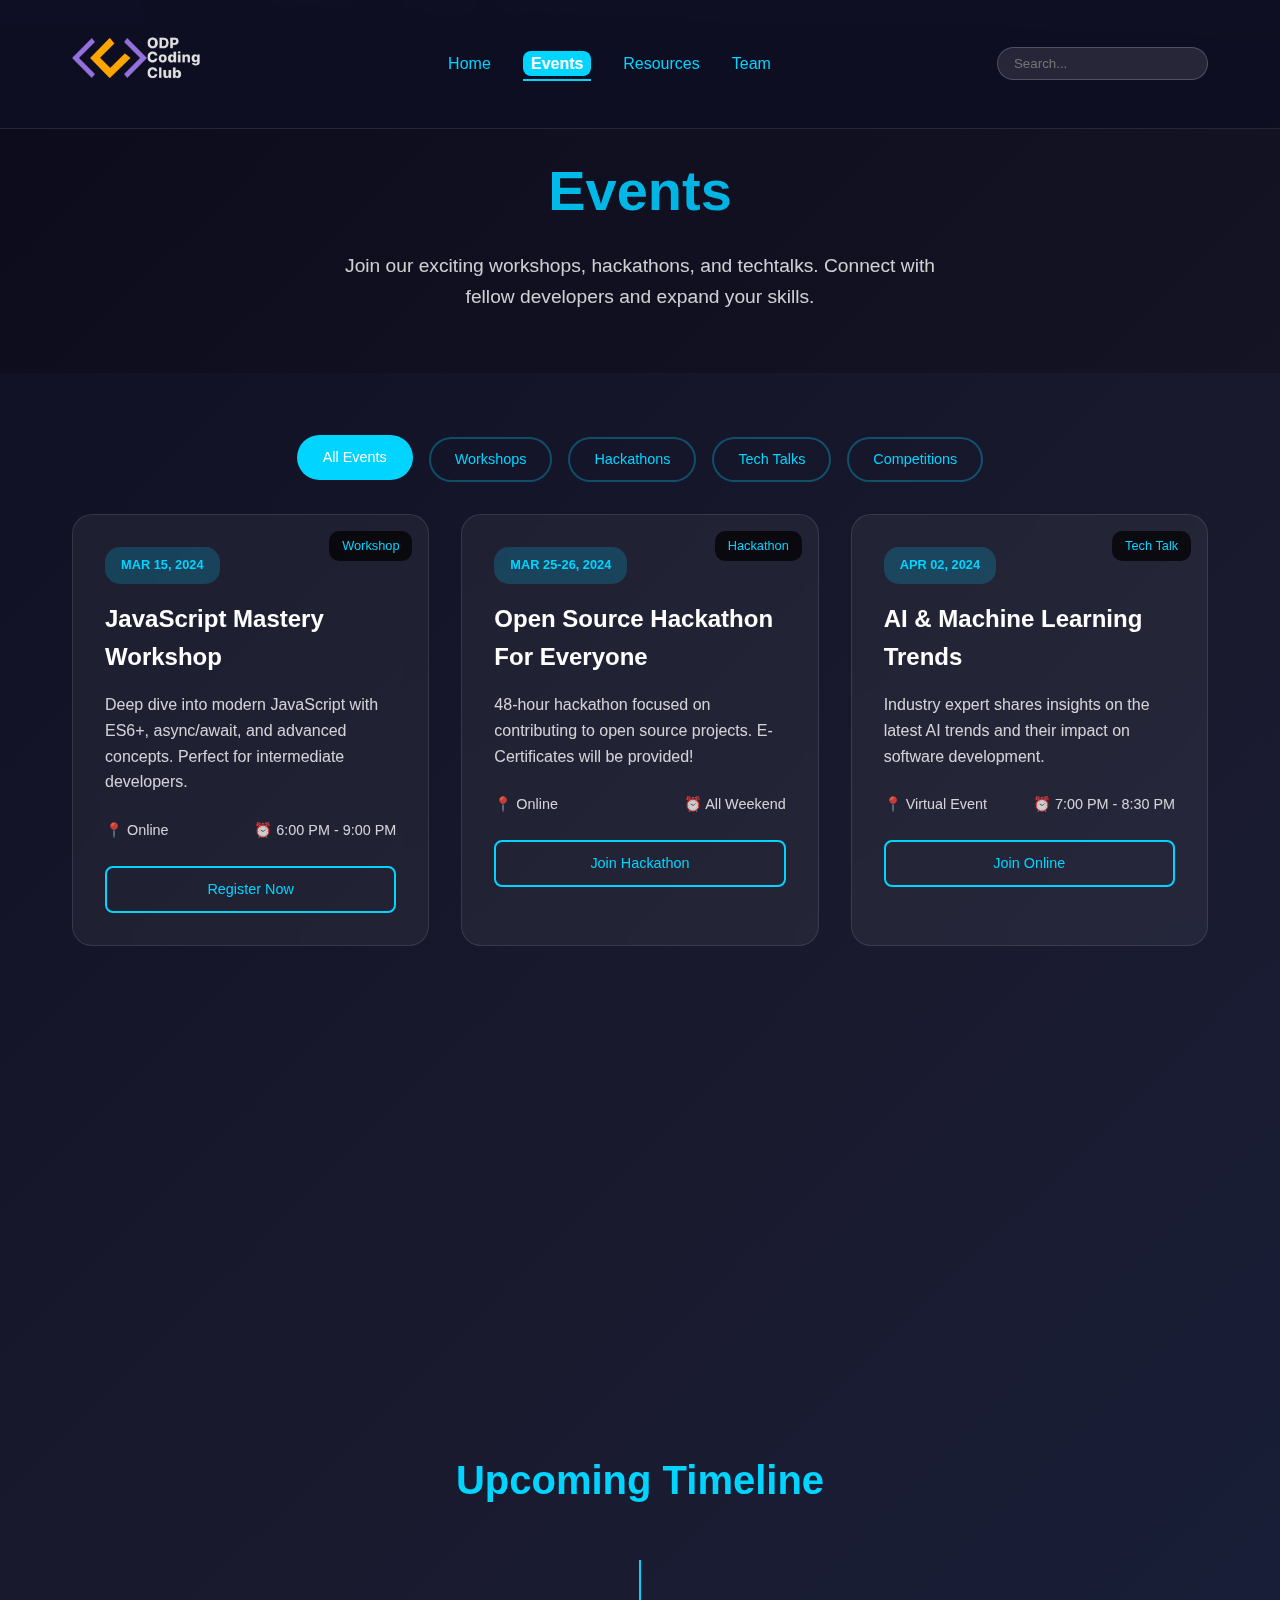
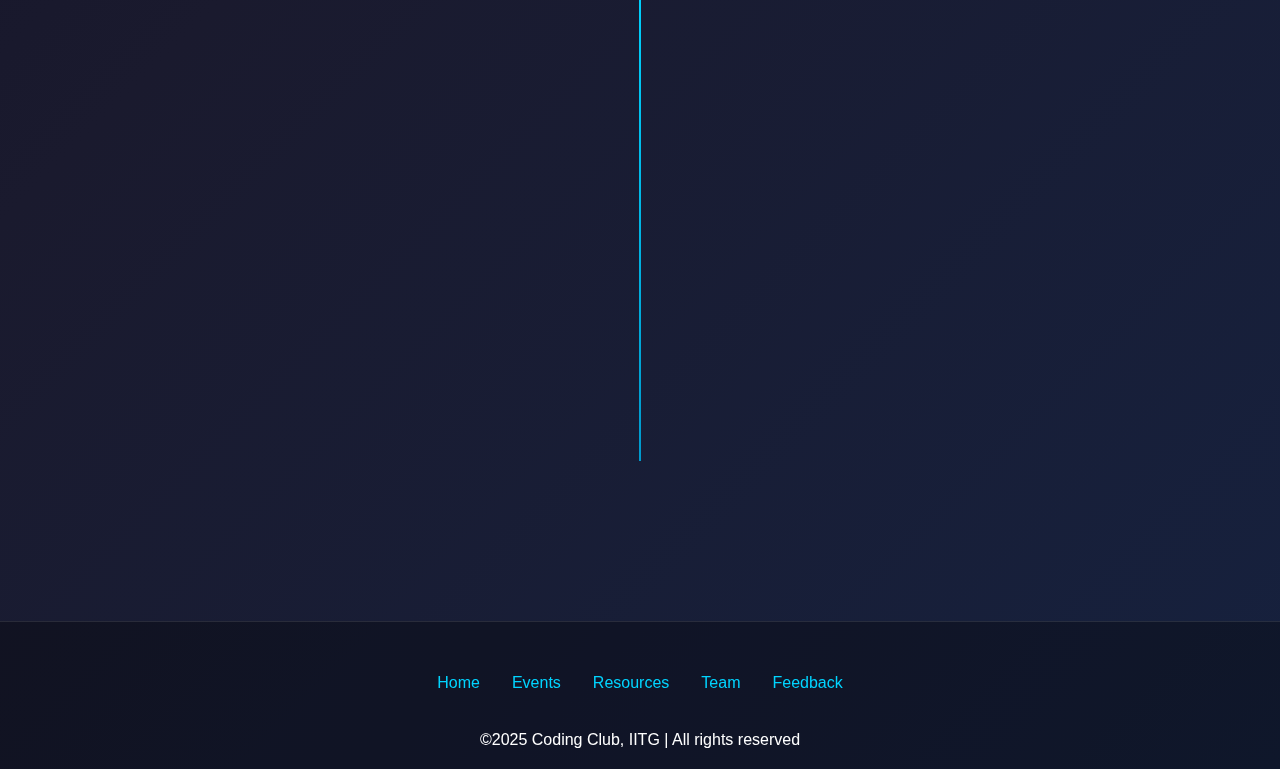
<file: events/index.html>
<!DOCTYPE html>

<html lang="en">
  <head>
    <meta charset="UTF-8" />
    <meta name="viewport" content="width=device-width, initial-scale=1.0" />
    <meta
      name="description"
      content="Events at IITG Coding Club. Join workshops, bootcamps, and hackathons to learn, build, and collaborate!"
    />
    <meta property="og:title" content="Events | IITG Coding Club" />
    <meta
      property="og:description"
      content="Events at IITG Coding Club. Join workshops, bootcamps, and hackathons to learn, build, and collaborate!"
    />
    <meta
      property="og:image"
      content="https://codingcluboesiitg.vercel.app/assets/logo_with_name1.png"
    />
    <meta property="og:type" content="website" />
    <meta property="og:url" content="https://codingcluboesiitg.vercel.app/events/" />
    <meta name="twitter:card" content="summary_large_image" />
    <meta name="twitter:title" content="Events | IITG Coding Club" />
    <meta
      name="twitter:description"
      content="Events at IITG Coding Club. Join workshops, bootcamps, and hackathons to learn, build, and collaborate!"
    />
    <meta
      name="twitter:image"
      content="https://codingcluboesiitg.vercel.app/assets/logo_with_name1.png"
    />
    <title>Events / Coding Club</title>
    <link rel="stylesheet" href="../css/events.css" />
    <link
      rel="stylesheet"
      href="https://cdnjs.cloudflare.com/ajax/libs/font-awesome/6.5.1/css/all.min.css"
    />
    <link rel="shortcut icon" href="../assets/logo.png" type="image/x-icon" />
  </head>
  <body>
    <noscript
      ><div
        style="background: #222; color: #fff; padding: 1em; text-align: center"
      >
        This site works best with JavaScript enabled. Some features may not work
        properly without it.
      </div></noscript
    >
    <a href="#main-content" class="skip-link">Skip to main content</a>
    <div class="particles" id="particles"></div>
    <header class="header" role="banner">
      <nav class="nav" aria-label="Main navigation">
        <a href="../index.html" class="logo"
          ><img
            src="../assets/logo_with_name1_transparent.png"
            width="150px"
            alt="Coding Club logo"
            loading="eager"
        /></a>
        <!-- <a href="index.html" class="logo"><img src="../assets/logo.png" width="60px" alt="logo"></a> -->
        <!-- <a href="index.html" class="logo">Coding Club</a> -->
        <ul class="nav-links">
          <li><a href="../index.html">Home</a></li>
          <li><a href="#" class="active">Events</a></li>
          <li><a href="../resources/">Resources</a></li>
          <li><a href="../team/">Team</a></li>
        </ul>
        <input
          type="text"
          class="search-bar"
          placeholder="Search..."
          aria-label="Search"
        />
      </nav>
    </header>

        <main>

            <section class="page-header">        
            
                <h1 class="page-title">Events</h1>
                <p class="page-subtitle">
                    Join our exciting workshops, hackathons, and techtalks. Connect with
                    fellow developers and expand your skills.
                </p>
        
            </section>

            <div class="events-container">
            
                <div class="filter-tabs">
                
                    <button class="filter-tab active" data-filter="all">All Events</button>
                    <button class="filter-tab" data-filter="workshop">Workshops</button>
                    <button class="filter-tab" data-filter="hackathon">Hackathons</button>
                    <button class="filter-tab" data-filter="talk">Tech Talks</button>
                    <button class="filter-tab" data-filter="competition">Competitions</button>
            
                </div>

                <div class="events-grid">
                
                    <div class="event-card" data-type="workshop">
                    
                        <div class="event-type">Workshop</div>
                        <div class="event-content">
                        
                            <div class="event-date">MAR 15, 2024</div>
                            <h3 class="event-title">JavaScript Mastery Workshop</h3>
                            
                            <p class="event-description">
                                Deep dive into modern JavaScript with ES6+, async/await,
                                and advanced concepts. Perfect for intermediate developers.
                            </p>
                        
                            <div class="event-meta">
                            
                                <span class="event-location">📍 Online</span>
                                <span class="event-time">⏰ 6:00 PM - 9:00 PM</span>
                        
                            </div>
                        
                            <a href="#" class="btn btn-outline">Register Now</a>
                    
                        </div>

                    </div>

                    <div class="event-card" data-type="hackathon">
                    
                        <div class="event-type">Hackathon</div>
                    
                        <div class="event-content">
                    
                            <div class="event-date">MAR 25-26, 2024</div>
                            <h3 class="event-title">Open Source Hackathon For Everyone</h3>
                            
                            <p class="event-description">
                                48-hour hackathon focused on contributing to open source
                                projects. E-Certificates will be provided!
                            </p>
                      
                            <div class="event-meta">
                      
                                <span class="event-location">📍  Online</span>
                                <span class="event-time">⏰ All Weekend</span>
                        
                            </div>
                        
                            <a href="#" class="btn btn-outline">Join Hackathon</a>
                    
                        </div>
                
                    </div>

                    <div class="event-card" data-type="talk">
                    
                        <div class="event-type">Tech Talk</div>
                    
                        <div class="event-content">
                        
                            <div class="event-date">APR 02, 2024</div>
                            <h3 class="event-title">AI & Machine Learning Trends</h3>
                            
                            <p class="event-description">
                                Industry expert shares insights on the latest AI trends
                                and their impact on software development.
                            </p>
                        
                            <div class="event-meta">
                        
                                <span class="event-location">📍 Virtual Event</span>
                                <span class="event-time">⏰ 7:00 PM - 8:30 PM</span>
                        
                            </div>
                        
                            <a href="#" class="btn btn-outline">Join Online</a>
                    
                        </div>
                
                    </div>

                    <div class="event-card" data-type="workshop">

                        <div class="event-type">Workshop</div>
                    
                        <div class="event-content">
                        
                            <div class="event-date">APR 10, 2024</div>
                            <h3 class="event-title">React & Next.js Bootcamp</h3>
                            
                            <p class="event-description">
                                Build modern web applications with React, Next.js,
                                and deployment strategies.
                            </p>
                        
                            <div class="event-meta">
                            
                                <span class="event-location">📍 Online</span>
                                <span class="event-time">⏰ 2:00 PM - 6:00 PM</span>
                        
                            </div>
                        
                            <a href="#" class="btn btn-outline">Register Now</a>
                    
                        </div>
                
                    </div>

                    <div class="event-card" data-type="competition">
                    
                        <div class="event-type">Competition</div>
                    
                        <div class="event-content">
                        
                            <div class="event-date">APR 18, 2024</div>
                            <h3 class="event-title">Data Structure & Algorithm Challenge</h3>
                            
                            <p class="event-description">
                                Test your problem-solving skills in our monthly coding
                                competition. Cash prizes for winners!
                            </p>
                        
                            <div class="event-meta">
                            
                                <span class="event-location">📍 Online</span>
                                <span class="event-time">⏰ 3:00 PM - 6:00 PM</span>
                        
                            </div>
                        
                            <a href="#" class="btn btn-outline">Participate</a>
                    
                        </div>
                
                    </div>

                    <div class="event-card" data-type="talk">
                    
                        <div class="event-type">Tech Talk</div>
                    
                        <div class="event-content">
                        
                            <div class="event-date">APR 22, 2024</div>
                            <h3 class="event-title">Cloud Computing & DevOps</h3>
                            
                            <p class="event-description">
                                Learn about modern cloud architectures, containerization,
                                and CI/CD pipelines.
                            </p>
                        
                            <div class="event-meta">
                            
                                <span class="event-location">📍 Online</span>
                                <span class="event-time">⏰ 6:30 PM - 8:00 PM</span>
                        
                            </div>
                        
                            <a href="#" class="btn btn-outline">Attend Talk</a>
                    
                        </div>
                
                    </div>
            
                </div>

                <section class="timeline">
                
                    <h2 class="timeline-title">Upcoming Timeline</h2>
                
                    <div class="timeline-container">
                    
                        <div class="timeline-line"></div>
                    
                        <div class="timeline-item">
                        
                            <div class="timeline-dot"></div>
                        
                            <div class="timeline-content">
                            
                                <h4>JavaScript Workshop</h4>
                                <p>March 15 • Deep dive into modern JS</p>
                        
                            </div>
                    
                        </div>

                        <div class="timeline-item">
                        
                            <div class="timeline-dot"></div>
                        
                            <div class="timeline-content">
                            
                                <h4>Open Source Hackathon</h4>
                                <p>March 25-26 • 48-hour coding marathon</p>
                        
                            </div>
                    
                        </div>

                        <div class="timeline-item">
                        
                            <div class="timeline-dot"></div>
                        
                            <div class="timeline-content">
                            
                                <h4>AI & ML Tech Talk</h4>
                                <p>April 2 • Industry insights and trends</p>
                        
                            </div>
                    
                        </div>

                        <div class="timeline-item">
                        
                            <div class="timeline-dot"></div>
                        
                            <div class="timeline-content">
                            
                                <h4>React Bootcamp</h4>
                                <p>April 10 • Modern web development</p>
                        
                            </div>
                    
                        </div>
                
                    </div>
            
                </section>
        
            </div>
    
        </main>

        <footer class="footer">
        
            <div class="footer-links">
            
                <a href="/">Home</a>
                <a href="#">Events</a>
                <a href="../resources/">Resources</a>
                <a href="../team/">Team</a>
                <a href="#">Feedback</a>
            
            </div>
        
            <p id="footer_text"></p>
    
        </footer>
    
        <script src="../js/events.js"></script>
        <script src="../js/footer_text.js"></script>
    </body>
</html>
</file>
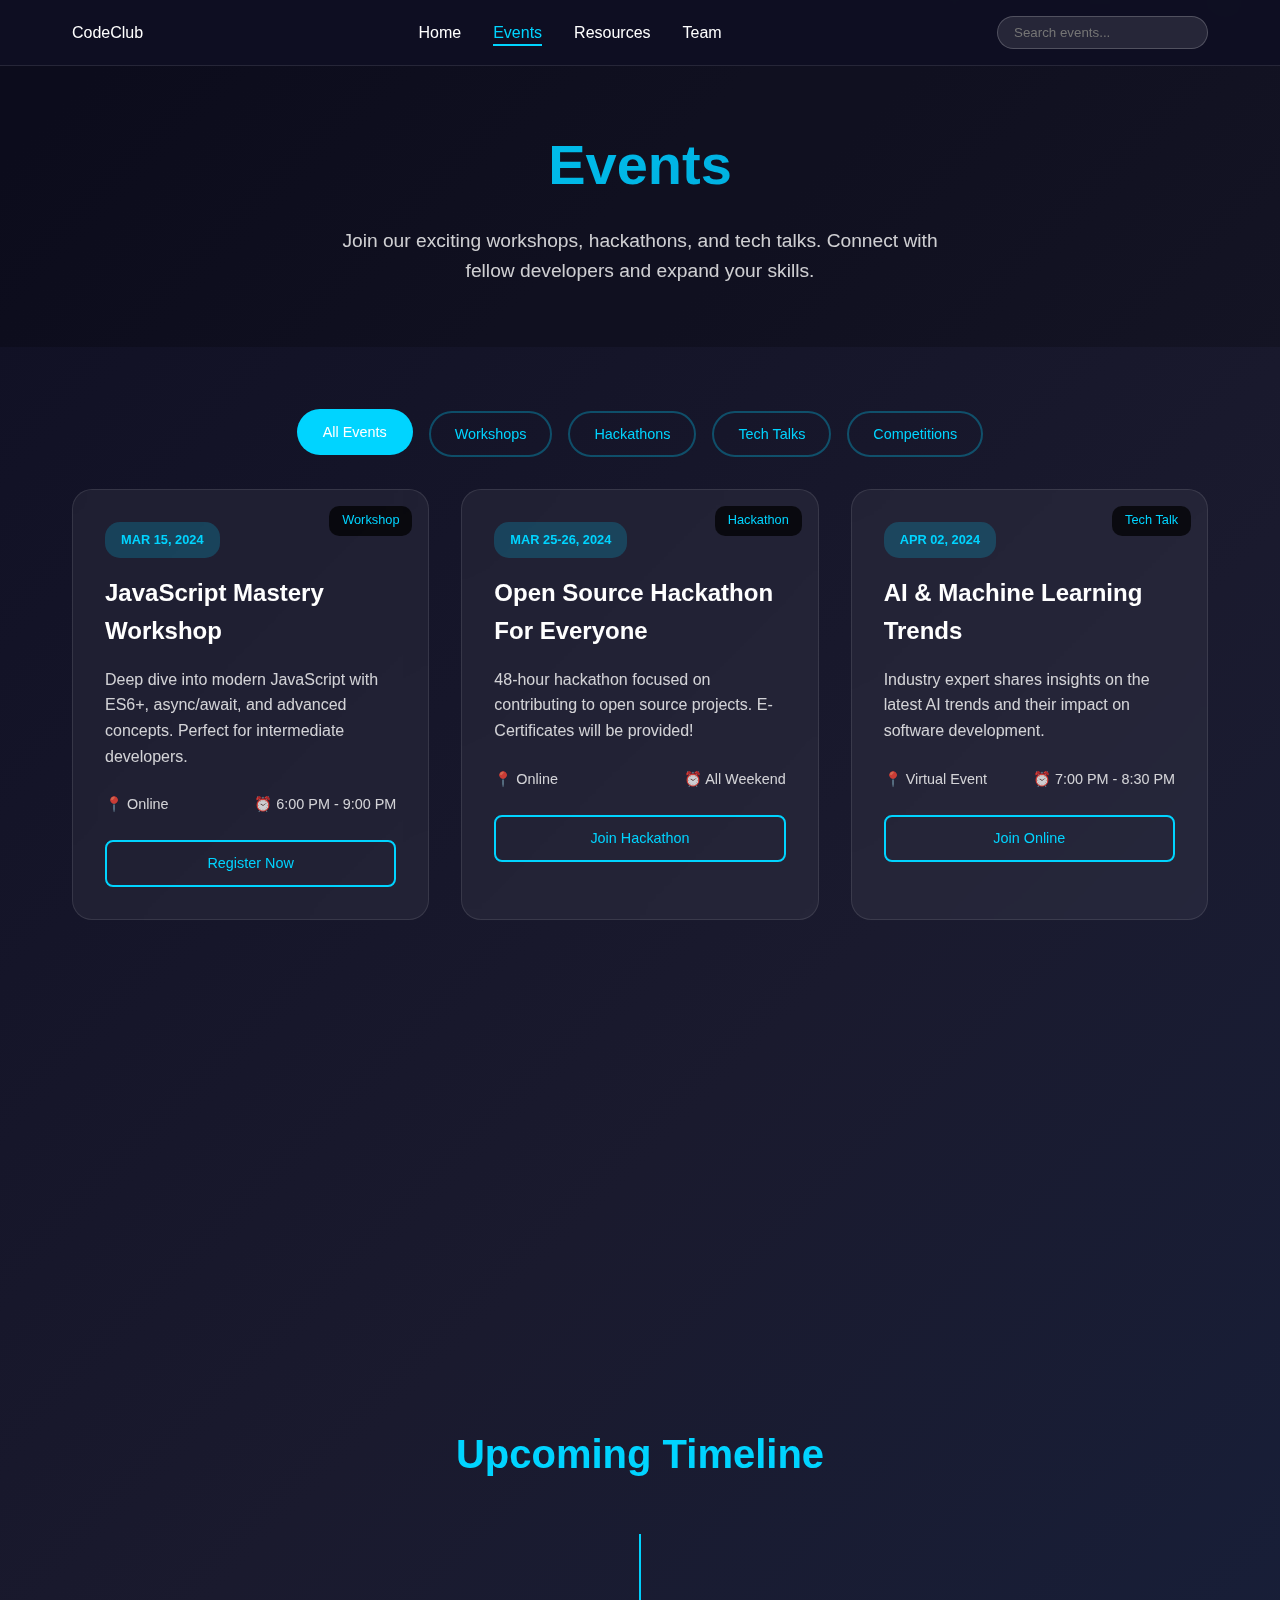
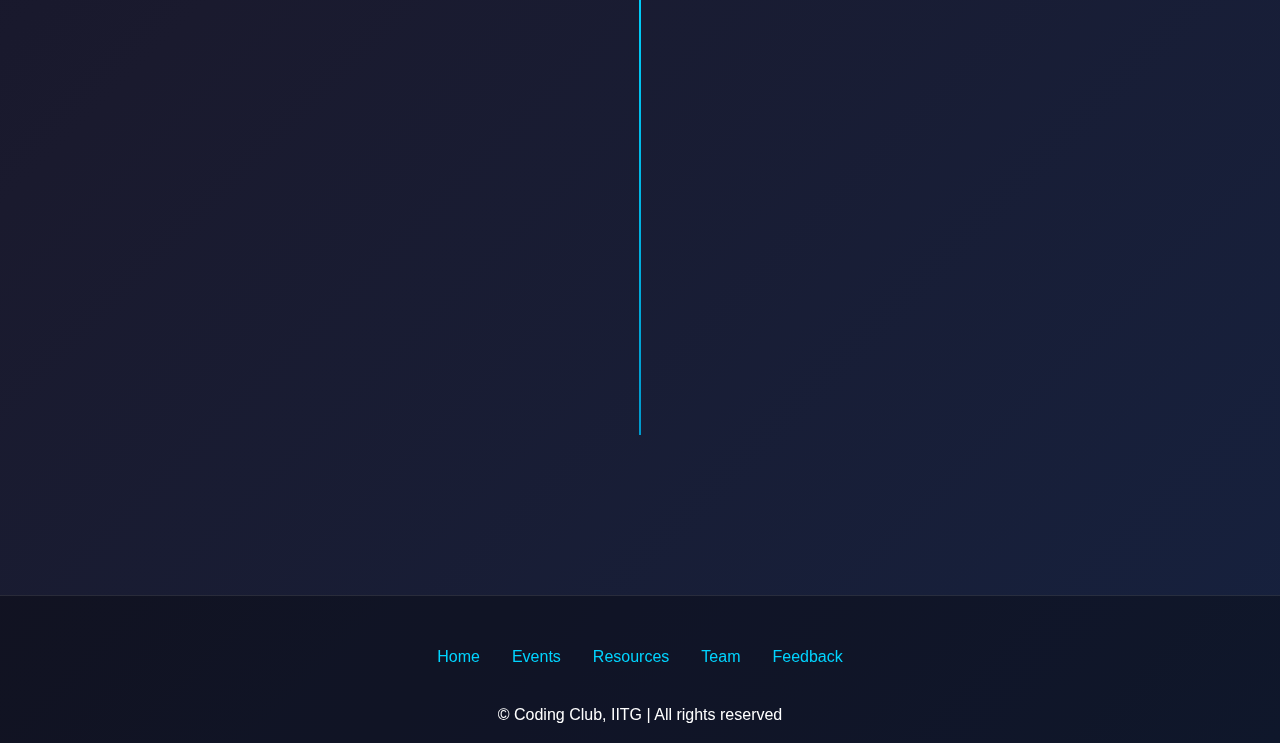
<file: events_page/index.html>
<!DOCTYPE html>
<html lang="en">
<head>
    <meta charset="UTF-8">
    <meta name="viewport" content="width=device-width, initial-scale=1.0">
    <title>Events | Coding Club</title>
    <link rel="stylesheet" href="events.css">
</head>
<body>
    <div class="particles" id="particles"></div>

    <header class="header">
        <nav class="nav">
            <div class="logo.png">CodeClub</div>
            <ul class="nav-links">
                <li><a href="index.html">Home</a></li>
                <li><a href="events.html" class="active">Events</a></li>
                <li><a href="resources.html">Resources</a></li>
                <li><a href="team.html">Team</a></li>
            </ul>
            <input type="text" class="search-bar" placeholder="Search events...">
        </nav>
    </header>

    <main>
        <section class="page-header">
            <h1 class="page-title">Events</h1>
            <p class="page-subtitle">Join our exciting workshops, hackathons, and tech talks. Connect with fellow developers and expand your skills.</p>
        </section>

        <div class="events-container">
            <div class="filter-tabs">
                <button class="filter-tab active" data-filter="all">All Events</button>
                <button class="filter-tab" data-filter="workshop">Workshops</button>
                <button class="filter-tab" data-filter="hackathon">Hackathons</button>
                <button class="filter-tab" data-filter="talk">Tech Talks</button>
                <button class="filter-tab" data-filter="competition">Competitions</button>
            </div>

            <div class="events-grid">
                <div class="event-card" data-type="workshop">
                    <div class="event-type">Workshop</div>
                    <div class="event-content">
                        <div class="event-date">MAR 15, 2024</div>
                        <h3 class="event-title">JavaScript Mastery Workshop</h3>
                        <p class="event-description">Deep dive into modern JavaScript with ES6+, async/await, and advanced concepts. Perfect for intermediate developers.</p>
                        <div class="event-meta">
                            <span class="event-location">📍 Online</span>
                            <span class="event-time">⏰ 6:00 PM - 9:00 PM</span>
                        </div>
                        <a href="#" class="btn btn-primary">Register Now</a>
                    </div>
                </div>

                <div class="event-card" data-type="hackathon">
                    <div class="event-type">Hackathon</div>
                    <div class="event-content">
                        <div class="event-date">MAR 25-26, 2024</div>
                        <h3 class="event-title">Open Source Hackathon For Everyone</h3>
                        <p class="event-description">48-hour hackathon focused on contributing to open source projects. E-Certificates will be provided!</p>
                        <div class="event-meta">
                            <span class="event-location">📍  Online</span>
                            <span class="event-time">⏰ All Weekend</span>
                        </div>
                        <a href="#" class="btn btn-primary">Join Hackathon</a>
                    </div>
                </div>

                <div class="event-card" data-type="talk">
                    <div class="event-type">Tech Talk</div>
                    <div class="event-content">
                        <div class="event-date">APR 02, 2024</div>
                        <h3 class="event-title">AI & Machine Learning Trends</h3>
                        <p class="event-description">Industry expert shares insights on the latest AI trends and their impact on software development.</p>
                        <div class="event-meta">
                            <span class="event-location">📍 Virtual Event</span>
                            <span class="event-time">⏰ 7:00 PM - 8:30 PM</span>
                        </div>
                        <a href="#" class="btn btn-outline">Join Online</a>
                    </div>
                </div>

                <div class="event-card" data-type="workshop">
                    <div class="event-type">Workshop</div>
                    <div class="event-content">
                        <div class="event-date">APR 10, 2024</div>
                        <h3 class="event-title">React & Next.js Bootcamp</h3>
                        <p class="event-description">Build modern web applications with React, Next.js, and deployment strategies.</p>
                        <div class="event-meta">
                            <span class="event-location">📍 Online</span>
                            <span class="event-time">⏰ 2:00 PM - 6:00 PM</span>
                        </div>
                        <a href="#" class="btn btn-primary">Register Now</a>
                    </div>
                </div>

                <div class="event-card" data-type="competition">
                    <div class="event-type">Competition</div>
                    <div class="event-content">
                        <div class="event-date">APR 18, 2024</div>
                        <h3 class="event-title">Data Structure & Algorithm Challenge</h3>
                        <p class="event-description">Test your problem-solving skills in our monthly coding competition. Cash prizes for winners!</p>
                        <div class="event-meta">
                            <span class="event-location">📍 Online</span>
                            <span class="event-time">⏰ 3:00 PM - 6:00 PM</span>
                        </div>
                        <a href="#" class="btn btn-primary">Participate</a>
                    </div>
                </div>

                <div class="event-card" data-type="talk">
                    <div class="event-type">Tech Talk</div>
                    <div class="event-content">
                        <div class="event-date">APR 22, 2024</div>
                        <h3 class="event-title">Cloud Computing & DevOps</h3>
                        <p class="event-description">Learn about modern cloud architectures, containerization, and CI/CD pipelines.</p>
                        <div class="event-meta">
                            <span class="event-location">📍 Online</span>
                            <span class="event-time">⏰ 6:30 PM - 8:00 PM</span>
                        </div>
                        <a href="#" class="btn btn-outline">Attend Talk</a>
                    </div>
                </div>
            </div>

            <section class="timeline">
                <h2 class="timeline-title">Upcoming Timeline</h2>
                <div class="timeline-container">
                    <div class="timeline-line"></div>
                    
                    <div class="timeline-item">
                        <div class="timeline-dot"></div>
                        <div class="timeline-content">
                            <h4>JavaScript Workshop</h4>
                            <p>March 15 • Deep dive into modern JS</p>
                        </div>
                    </div>

                    <div class="timeline-item">
                        <div class="timeline-dot"></div>
                        <div class="timeline-content">
                            <h4>Open Source Hackathon</h4>
                            <p>March 25-26 • 48-hour coding marathon</p>
                        </div>
                    </div>

                    <div class="timeline-item">
                        <div class="timeline-dot"></div>
                        <div class="timeline-content">
                            <h4>AI & ML Tech Talk</h4>
                            <p>April 2 • Industry insights and trends</p>
                        </div>
                    </div>

                    <div class="timeline-item">
                        <div class="timeline-dot"></div>
                        <div class="timeline-content">
                            <h4>React Bootcamp</h4>
                            <p>April 10 • Modern web development</p>
                        </div>
                    </div>
                </div>
            </section>
        </div>
    </main>

    <footer class="footer">
        <div class="footer-links">
            <a href="index.html">Home</a>
            <a href="events.html">Events</a>
            <a href="resources.html">Resources</a>
            <a href="team.html">Team</a>
            <a href="#feedback">Feedback</a>
        </div>
        <p>&copy; Coding Club, IITG | All rights reserved</p>
    </footer>
    <script src="events.js"></script>
  </body>
</html?
</file>
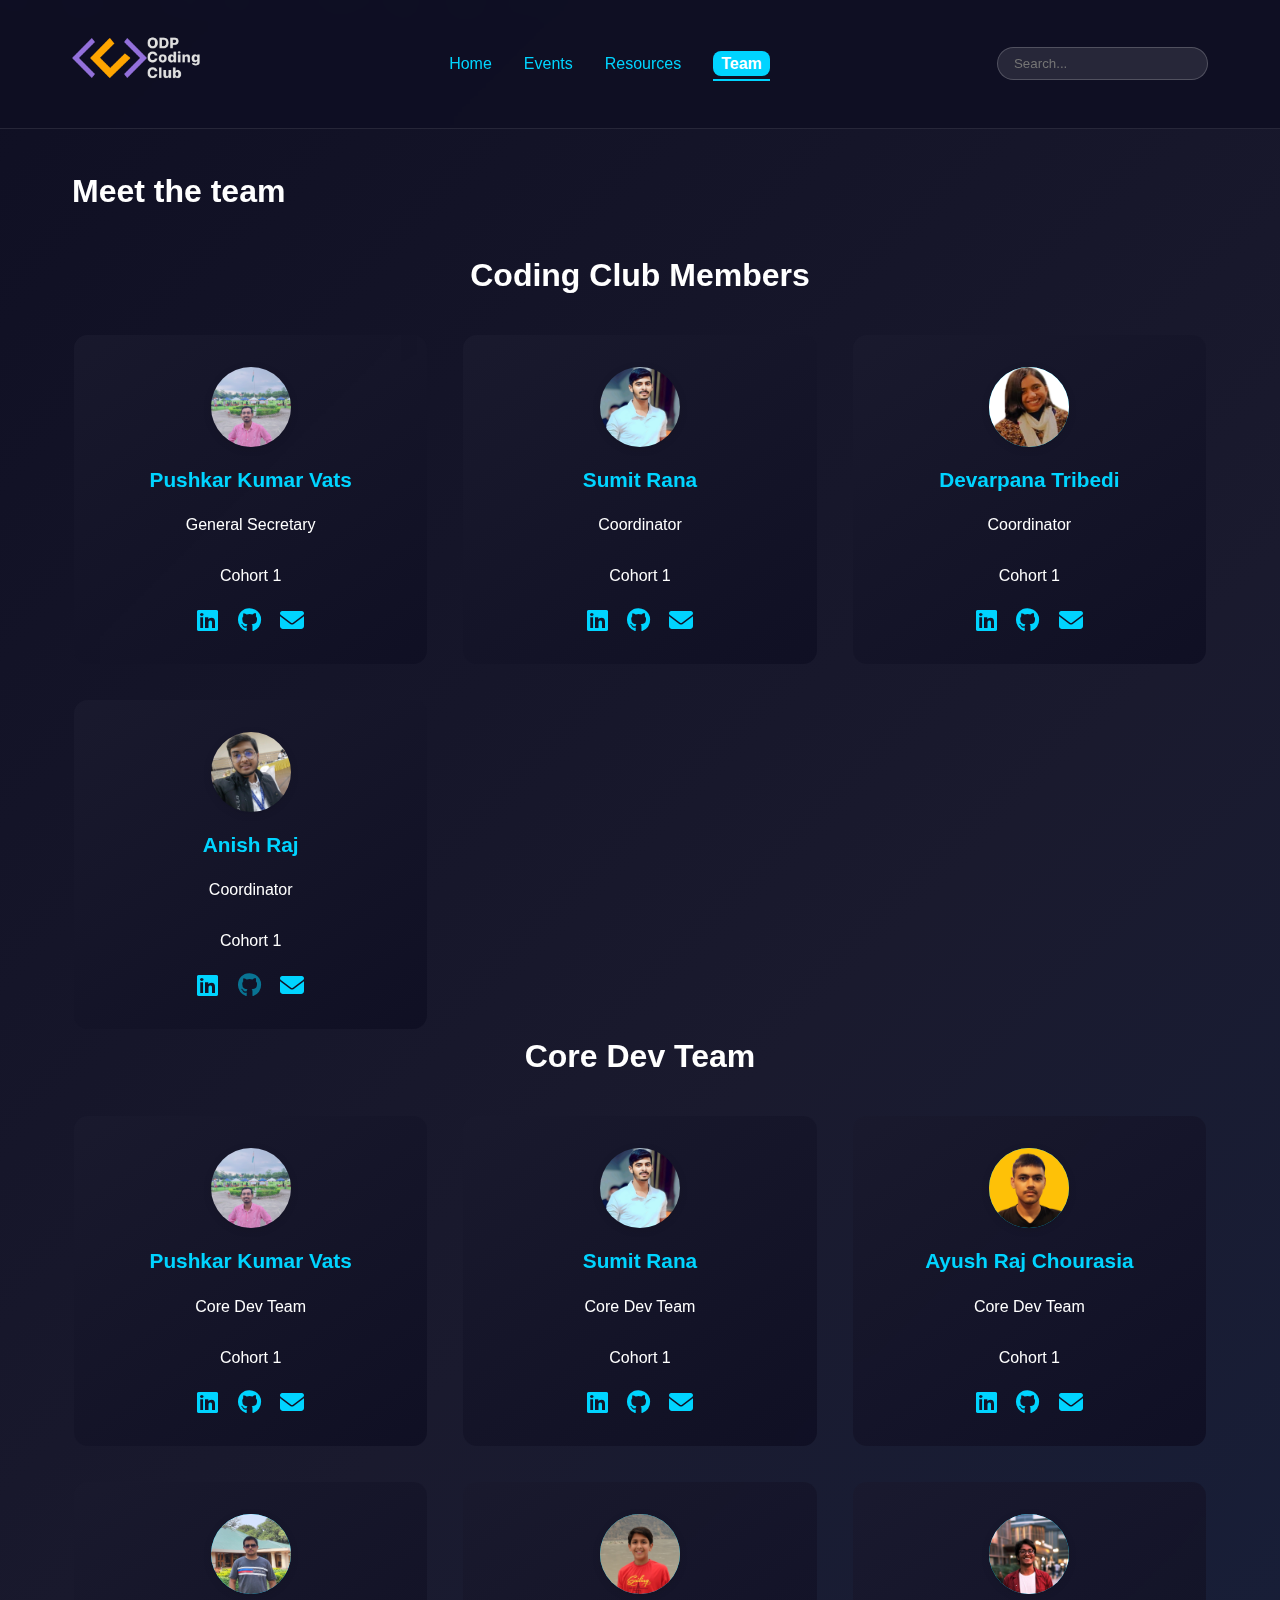
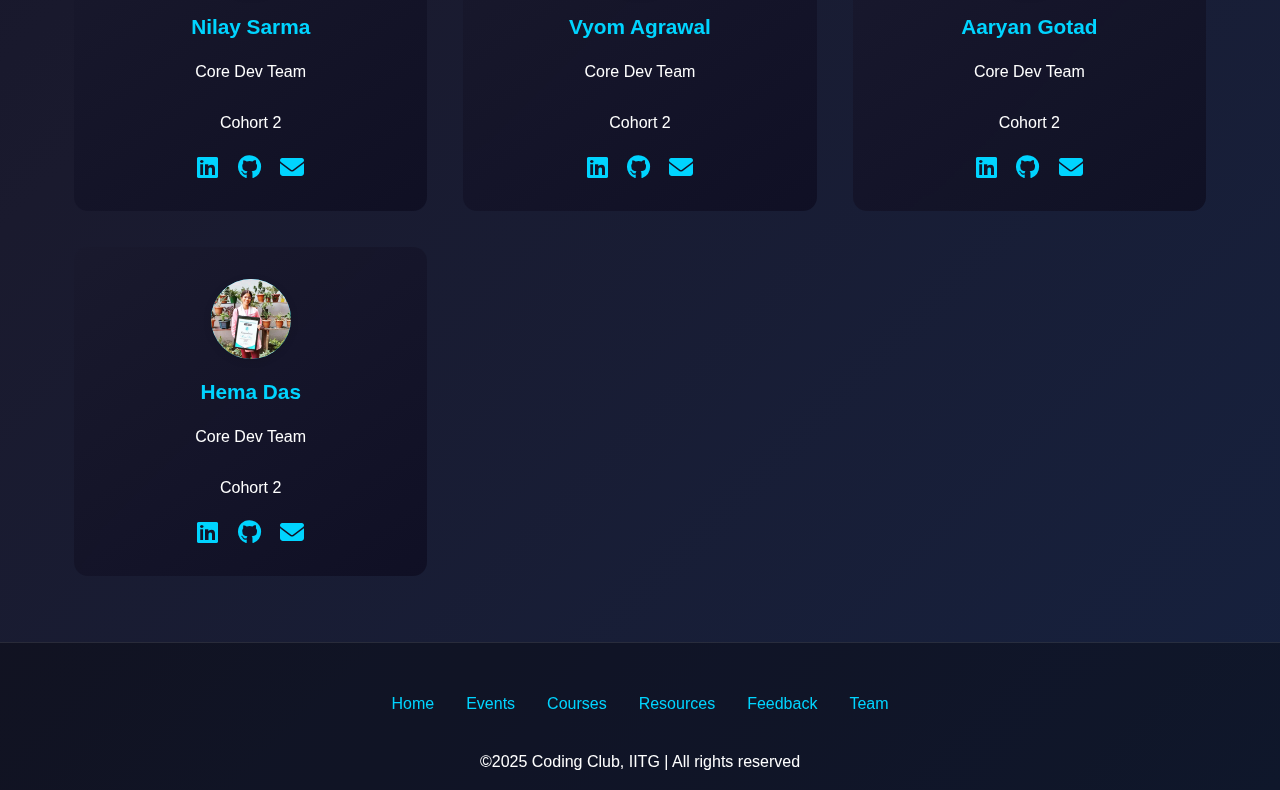
<file: team/index.html>
<!DOCTYPE html>

<html lang="en">
    
<head>
        
        <meta charset="UTF-8" />
        <meta name="viewport" content="width=device-width, initial-scale=1.0" />
        
        <meta
            name="description"
            content="Meet the team behind IITG Coding Club. Passionate developers, designers, and coordinators driving innovation and collaboration."
        />
    
        <meta property="og:title" content="Team | IITG Coding Club" />
        
        <meta
            property="og:description"
            content="Meet the team behind IITG Coding Club. Passionate developers, designers, and coordinators driving innovation and collaboration."
        />
        
        <meta
            property="og:image"
            content="https://codingcluboesiitg.vercel.app/assets/logo_with_name1.png"
        />
    
        <meta property="og:type" content="website" />
        <meta property="og:url" content="https://codingcluboesiitg.vercel.app/team/" />
        <meta name="twitter:card" content="summary_large_image" />
        <meta name="twitter:title" content="Team | IITG Coding Club" />
        
        <meta
            name="twitter:description"
            content="Meet the team behind IITG Coding Club. Passionate developers, designers, and coordinators driving innovation and collaboration."
        />
    
        <meta
            name="twitter:image"
            content="https://codingcluboesiitg.vercel.app/assets/logo_with_name1.png"
        />
    
    <title>Team / Coding Club</title>
    
        <link rel="stylesheet" href="../css/team.css" />
    
        <link
            rel="stylesheet"
            href="https://cdnjs.cloudflare.com/ajax/libs/font-awesome/6.5.1/css/all.min.css"
        />
        
        <link rel="shortcut icon" href="../assets/logo.png" type="image/x-icon" />
</head>
  
<body>
    
        <noscript>
            
            <div 
                style="background: #222;
                       color: #fff;
                       padding: 1em;
                       text-align: center">

                This site works best with JavaScript enabled. Some features may not work
                properly without it.
            </div>
        
        </noscript>

        <a href="#main-content" class="skip-link">Skip to main content</a>
        
    <div class="particles" id="particles"></div>
        
        <header class="header" role="banner">
            
            <nav class="nav" aria-label="Main navigation">
                
                <a href="../index.html" class="logo">
                    
                    <img
                        src="../assets/logo_with_name1_transparent.png"
                        width="150px"
                        alt="Coding Club logo"
                        loading="eager"/>
                
                </a>
            <!-- <a href="index.html" class="logo"><img src="../assets/logo.png" width="60px" alt="logo"></a> -->
            <!-- <a href="index.html" class="logo">Coding Club</a> -->
            <ul class="nav-links">
                    
                    <li><a href="../index.html">Home</a></li>
                <li><a href="../events/">Events</a></li>
                <li><a href="../resources/">Resources</a></li>
                <li><a href="#" class="active">Team</a></li>
                
            </ul>
                
                <input
                    type="text"
                    class="search-bar"
                    placeholder="Search..."
                    aria-label="Search"
                />
      
        </nav>
        
    </header>

        <main id="main-content" tabindex="-1">
            
            <br /><br /><br /><br />
        <div class="container">
                
            <section class="section" id="events">
            
                <div class="section-header">
                    <h2 class="section-title">Meet the team</h2>
                </div>

          <!-- Coding Club Members Section -->
                    <div
                        class="section-header"
                        style="justify-content: center; text-align: center">
            
                        <h2 class="section-title">Coding Club Members</h2>
                    
                    </div>
                  
                    <div class="cards-grid center-grid">
                        
                        <div class="card">
                            
                            <div class="card-content">
                                
                                <img class="avatar"
                                     src="../assets/pushkar.jpeg"
                                     alt="Pushkar Kumar Vats"
                                     onerror="this.style.display='none';
                                     this.nextElementSibling.style.display='flex';">

                                <div class="avatar" style="display:none;">PKV</div>
                                
                                <h3>Pushkar Kumar Vats</h3>
                                <span class="role-badge">General Secretary</span><br />
                                <span class="cohort">Cohort 1</span>
                                
                                <div class="social-icons">
                                    
                                    <a href="https://www.linkedin.com/in/pushkar-kumar-vats/" target="_blank" title="LinkedIn"><i class="fab fa-linkedin"></i></a>
                                    <a href="https://github.com/pushkarkumarvats" target="_blank" title="GitHub"><i class="fab fa-github"></i></a>
                                    <a href="mailto:v.pushkar@op.iitg.ac.in" title="Email"><i class="fas fa-envelope"></i></a>
                
                                </div>
                            </div>
                        </div>
                        
                        <div class="card">
                            
                            <div class="card-content">
                                
                                <img class="avatar"
                                     src="../assets/Sumit Rana.png"
                                     alt="Sumit Rana" onerror="this.style.display='none';
                                     this.nextElementSibling.style.display='flex';">
                
                                <div class="avatar" style="display:none;">SR</div>
                                <h3>Sumit Rana</h3>
                                <span class="role-badge">Coordinator</span><br />
                                <span class="cohort">Cohort 1</span>
                                
                                <div class="social-icons">
                                    
                                    <a href="https://www.linkedin.com/in/sumitrana3098/" target="_blank" title="LinkedIn"><i class="fab fa-linkedin"></i></a>
                                    <a href="https://github.com/sumitrana3098" target="_blank" title="GitHub"><i class="fab fa-github"></i></a>
                                    <a href="mailto:sumit.rana@op.iitg.ac.in" title="Email"><i class="fas fa-envelope"></i></a>
                                
                                </div>
                            
                            </div>
                        
                        </div>
                      
                        <div class="card">
                        
                            <div class="card-content">
                            
                                <img class="avatar"
                                     src="../assets/Devarpana Tribedi.png"
                                     alt="Devarpana Tribedi"
                                     onerror="this.style.display='none';
                                     this.nextElementSibling.style.display='flex';">
                                
                                <div class="avatar" style="display:none;">DT</div>
                                <h3>Devarpana Tribedi</h3>
                                <span class="role-badge">Coordinator</span><br />
                                <span class="cohort">Cohort 1</span>
                                
                                <div class="social-icons">
                                    
                                    <a href="https://www.linkedin.com/in/devarpana-tribedi/" target="_blank" title="LinkedIn"><i class="fab fa-linkedin"></i></a>
                                    <a href="https://github.com/Devarpana" target="_blank" title="GitHub"><i class="fab fa-github"></i></a>
                                    <a href="mailto:t.devarpana@op.iitg.ac.in" title="Email"><i class="fas fa-envelope"></i></a>
                
                                </div>
              
                            </div>
            
                        </div>
            
                        <div class="card">
                            
                            <div class="card-content">
                                
                                <img class="avatar"
                                src="../assets/Anish Raj.png"
                                alt="Anish Raj"
                                onerror="this.style.display='none';
                                this.nextElementSibling.style.display='flex';">
                
                                <div class="avatar" style="display:none;">AR</div>
                                <h3>Anish Raj</h3>
                                <span class="role-badge">Coordinator</span><br />
                                <span class="cohort">Cohort 1</span>
                
                                <div class="social-icons">
                
                                    <a href="https://www.linkedin.com/in/anish-raj-81718b29b/" target="_blank" title="LinkedIn"><i class="fab fa-linkedin"></i></a>
                                    <a href="#" title="GitHub" style="pointer-events:none;opacity:0.5;"><i class="fab fa-github"></i></a>
                                    <a href="mailto:r.anish@op.iitg.ac.in" title="Email"><i class="fas fa-envelope"></i></a>
                
                                </div>
              
                            </div>
            
                        </div>
          
                    </div>
          <!-- Core Dev Team Section -->
                    <div
                        class="section-header"
                        style="justify-content: center; text-align: center">
            
                        <h2 class="section-title">Core Dev Team</h2>
          
                    </div>
          
                <div class="cards-grid">
          
                        <div class="card">
            
                            <div class="card-content">
              
                                <img class="avatar"
                                     src="../assets/pushkar.jpeg"
                                     alt="Pushkar Kumar Vats"
                                     onerror="this.style.display='none';
                                     this.nextElementSibling.style.display='flex';">
                                
                                <div class="avatar" style="display:none;">PKV</div>
                                <h3>Pushkar Kumar Vats</h3>
                                <span class="role-badge">Core Dev Team</span><br />
                                <span class="cohort">Cohort 1</span>
                
                                <div class="social-icons">
                
                                    <a href="https://www.linkedin.com/in/pushkar-kumar-vats/" target="_blank" title="LinkedIn"><i class="fab fa-linkedin"></i></a>
                                    <a href="https://github.com/pushkarkumarvats" target="_blank" title="GitHub"><i class="fab fa-github"></i></a>
                                    <a href="mailto:v.pushkar@op.iitg.ac.in" title="Email"><i class="fas fa-envelope"></i></a>
                
                                </div>
              
                            </div>
            
                        </div>
            
                        <div class="card">
            
                            <div class="card-content">
                
                                <img class="avatar"
                                     src="../assets/Sumit Rana.png"
                                     alt="Sumit Rana" onerror="this.style.display='none';
                                     this.nextElementSibling.style.display='flex';">
                
                                <div class="avatar" style="display:none;">SR</div>
                                <h3>Sumit Rana</h3>
                                <span class="role-badge">Core Dev Team</span><br />
                                <span class="cohort">Cohort 1</span>
                
                                <div class="social-icons">
                
                                    <a href="https://www.linkedin.com/in/sumitrana3098/"
                                       target="_blank"
                                       title="LinkedIn">
                                        <i class="fab fa-linkedin"></i>
                                    </a>
                                    
                                    <a href="https://github.com/sumitrana3098"
                                       target="_blank"
                                       title="GitHub">
                                        <i class="fab fa-github"></i>
                                    </a>
                                    
                                    <a href="mailto:sumit.rana@op.iitg.ac.in"
                                       title="Email">
                                        <i class="fas fa-envelope"></i>
                                    </a>
                
                                </div>
              
                            </div>
            
                        </div>
            
                        <div class="card">
            
                            <div class="card-content">
              
                                <img class="avatar"
                                     src="../assets/Ayush.jpeg"
                                     alt="Ayush Raj Chourasia"
                                     onerror="this.style.display='none';
                                     this.nextElementSibling.style.display='flex';">
                
                                <div class="avatar" style="display:none;">ARC</div>
                                <h3>Ayush Raj Chourasia</h3>
                                <span class="role-badge">Core Dev Team</span><br />
                                <span class="cohort">Cohort 1</span>
                
                                <div class="social-icons">
                
                                    <a href="https://www.linkedin.com/in/ayush-raj-chourasia/"
                                       target="_blank"
                                       title="LinkedIn">
                                        <i class="fab fa-linkedin"></i>
                                    </a>
                                    
                                    <a href="https://github.com/Ayush-Raj-Chourasia"
                                       target="_blank"
                                       title="GitHub">
                                        <i class="fab fa-github"></i>
                                    </a>
                                    
                                    <a href="mailto:a.chourasia@op.iitg.ac.in"
                                       title="Email">
                                        <i class="fas fa-envelope"></i>
                                    </a>
                                
                                </div>
            
                            </div>
            
                        </div>
            
                        <div class="card">
            
                            <div class="card-content">
              
                                <img class="avatar"
                                     src="../assets/nilay.jpeg"
                                     alt="Nilay Sarma"
                                     onerror="this.style.display='none';
                                     this.nextElementSibling.style.display='flex';">
                
                                <div class="avatar" style="display:none;">NS</div>
                                <h3>Nilay Sarma</h3>
                                <span class="role-badge">Core Dev Team</span><br />
                                <span class="cohort">Cohort 2</span>
                
                                <div class="social-icons">
                
                                    <a href="https://www.linkedin.com/in/nilay-sarma/"
                                       target="_blank"
                                       title="LinkedIn">
                                        <i class="fab fa-linkedin"></i>
                                    </a>
                                    
                                    <a href="https://github.com/nilaysarma"
                                       target="_blank"
                                       title="GitHub">
                                        <i class="fab fa-github"></i>
                                    </a>
                                    
                                    <a href="mailto:nilay.sarma@op.iitg.ac.in"
                                       title="Email">
                                        <i class="fas fa-envelope"></i>
                                    </a>
                
                                </div>
              
                            </div>
            
                        </div>
            
                        <div class="card">
            
                            <div class="card-content">
              
                                <img class="avatar"
                                     src="../assets/vyom.jpeg"
                                     alt="Vyom Agrawal"
                                     onerror="this.style.display='none';
                                     this.nextElementSibling.style.display='flex';">
                
                                <div class="avatar" style="display:none;">VA</div>
                                <h3>Vyom Agrawal</h3>
                                <span class="role-badge">Core Dev Team</span><br />
                                <span class="cohort">Cohort 2</span>
                
                                <div class="social-icons">
                
                                    <a href="https://www.linkedin.com/in/vyom-agrawal/"
                                       target="_blank"
                                       title="LinkedIn">
                                        <i class="fab fa-linkedin"></i>
                                    </a>
                                    
                                    <a href="https://github.com/Vyom-Agrawal"
                                       target="_blank"
                                       title="GitHub">
                                        <i class="fab fa-github"></i>
                                    </a>
                                    
                                    <a href="mailto:vyom.agrawal@op.iitg.ac.in"
                                       title="Email">
                                        <i class="fas fa-envelope"></i>
                                    </a>
                
                                </div>
              
                            </div>
            
                        </div>
            
                        <div class="card">
            
                            <div class="card-content">
              
                                <img class="avatar"
                                     src="../assets/aaryan.jpeg" 
                                     alt="Aaryan Santosh Gotad"
                                     onerror="this.style.display='none';
                                     this.nextElementSibling.style.display='flex';">

                                <div class="avatar" style="display:none;">AG</div>
                                <h3>Aaryan Gotad</h3>
                                <span class="role-badge">Core Dev Team</span><br />
                                <span class="cohort">Cohort 2</span>
                
                                <div class="social-icons">
                
                                    <a href="https://www.linkedin.com/in/aaryan-gotad-b82aa5327/"
                                       target="_blank"
                                       title="LinkedIn">
                                        <i class="fab fa-linkedin"></i>
                                    </a>

                                    <a href="https://github.com/AaryanGotad"
                                       target="_blank"
                                       title="GitHub">
                                        <i class="fab fa-github"></i>
                                    </a>
                                    
                                    <a href="mailto:a.gotad@op.iitg.ac.in"
                                       title="Email">
                                        <i class="fas fa-envelope"></i>
                                    </a>
                
                                </div>
              
                            </div>
            
                        </div>
            
                        <div class="card">
            
                            <div class="card-content">
              
                                <img class="avatar"
                                     src="../assets/hema.jpeg"
                                     alt="Hema Das"
                                     onerror="this.style.display='none';
                                     this.nextElementSibling.style.display='flex';">
                
                                <div class="avatar" style="display:none;">HD</div>
                                <h3>Hema Das</h3>
                                <span class="role-badge">Core Dev Team</span><br />
                                <span class="cohort">Cohort 2</span>
                
                                <div class="social-icons">
                
                                    <a href="https://www.linkedin.com/in/hema-das-5584b1304/"
                                       target="_blank"
                                       title="LinkedIn">
                                        <i class="fab fa-linkedin"></i>
                                    </a>
                                    
                                    <a href="https://github.com/HemaDas351"
                                       target="_blank"
                                       title="GitHub">
                                        <i class="fab fa-github"></i>
                                    </a>
                                    
                                    <a href="mailto:d.hema@op.iitg.ac.in"
                                       title="Email">
                                        <i class="fas fa-envelope"></i>
                                    </a>
                
                </div>
              
        </div>

                </div>
          
                    </div>
        
            </section>
      
        </div>
    
    </main>

        <footer class="footer" role="contentinfo">
      
            <div class="footer-links">
        
                <a href="../index.html">Home</a><a href="../events/">Events</a>
                <a href="../courses/">Courses</a><a href="../resources/">Resources</a>
                <a href="#">Feedback</a><a href="../team/">Team</a>
      
            </div>
      
        <p id="footer_text"></p>
    
    </footer>
    
          <button
              id="scrollToTop"
              aria-label="Scroll to top"
              class="scroll-to-top"
              style="
                  display: none;
                  position: fixed;
                  bottom: 2rem;
                  right: 2rem;
                  z-index: 1001;
                  background: #00d4ff;
                  color: #fff;
                  border: none;
                  border-radius: 50%;
                  width: 48px;
                  height: 48px;
                  font-size: 2rem;
                  cursor: pointer;">

              <i class="fas fa-arrow-up"></i>
    
          </button>
    
    <script src="../js/team.js"></script>
    <script src="../js/footer_text.js"></script>

          <script>
              // Smooth scroll for anchor links
              document.querySelectorAll('a[href^="#"]').forEach((anchor) => {

                  anchor.addEventListener("click", function (e) {

                      const target = document.querySelector(this.getAttribute("href"));
                      
                      if (target) {
                          e.preventDefault();
                          target.scrollIntoView({ behavior: "smooth" });
                      }
              
                  });
      
              });
              // Scroll to top button
              const scrollBtn = document.getElementById("scrollToTop");
              
              window.addEventListener("scroll", () => {

                  if (window.scrollY > 300) scrollBtn.style.display = "block";
                  else scrollBtn.style.display = "none";
              });
      
              scrollBtn.addEventListener("click", () => {
                  window.scrollTo({ top: 0, behavior: "smooth" });
              });
    
          </script>
  
</body>

</html>
</file>
<file: css/events.css>
/* ================================================
   EVENTS PAGE STYLES - IITG ODP Coding Club
   ================================================ */

/* CSS Custom Properties (Variables) for consistent theming */
/* This approach allows easy theme updates and maintains consistency */
:root {
  --primary: #00d4ff; /* Main brand color - cyan blue */
  --primary-dark: #0099cc; /* Darker shade for gradients and hover states */
  --bg-dark: #0f0f23; /* Primary background - deep dark blue */
  --bg-darker: #1a1a2e; /* Secondary background - slightly lighter */
  --bg-darkest: #16213e; /* Accent background - darkest blue */
  --text: #fff; /* Primary text color - white */
  --contrast: #222; /* High contrast color for readability */
}

/* Global Reset - ensures consistent styling across browsers */
* {
  margin: 0;
  padding: 0;
  box-sizing: border-box; /* Include padding and border in element width/height */
}

/* Body - Main container styling with dark theme */
body {
  font-family: "Segoe UI", Tahoma, Geneva, Verdana, sans-serif;
  /* Multi-stop gradient background for visual depth */
  background: linear-gradient(135deg, #0f0f23 0%, #1a1a2e 50%, #16213e 100%);
  color: white;
  line-height: 1.6; /* Improved readability */
  overflow-x: hidden; /* Prevent horizontal scrollbars */
}

/* ================================================
   HEADER & NAVIGATION STYLES
   ================================================ */

/* Fixed header with glassmorphism effect */
.header {
  position: fixed; /* Stay at top during scroll */
  top: 0;
  width: 100%;
  z-index: 1000; /* Above other content */
  background: rgba(15, 15, 35, 0.95); /* Semi-transparent background */
  backdrop-filter: blur(10px); /* Glassmorphism blur effect */
  border-bottom: 1px solid rgba(255, 255, 255, 0.1); /* Subtle border */
}

/* Navigation container with flexbox layout */
.nav {
  display: flex;
  justify-content: space-between; /* Logo left, links right */
  align-items: center;
  padding: 1rem 2rem;
  max-width: 1200px; /* Constrain width on large screens */
  margin: 0 auto; /* Center navigation */
}

/* Logo styling with brand color */
.logo {
  font-size: 1.5rem;
  font-weight: bold;
  color: #00d4ff; /* Brand cyan color */
  text-decoration: none;
}

/* Navigation links container */
.nav-links {
  display: flex;
  gap: 2rem; /* Space between navigation items */
  list-style: none; /* Remove bullet points */
}

/* Individual navigation link styling */
.nav-links a {
  color: white;
  text-decoration: none;
  transition: color 0.3s ease; /* Smooth color transitions */
  position: relative; /* For pseudo-element positioning */
}

/* Active navigation link styling */
.nav-links a.active {
  color: var(--primary);
  font-weight: bold;
  background: var(--primary);
  color: var(--text);
  border-radius: 8px;
  padding: 0.25em 0.5em;
}

/* Hover effects for navigation links */
.nav-links a:hover {
  color: var(--primary);
  background: rgba(0, 212, 255, 0.08); /* Subtle background highlight */
  border-radius: 8px;
  padding: 0.25em 0.5em;
}

/* Animated underline effect using pseudo-elements */
.nav-links a::after {
  content: "";
  position: absolute;
  bottom: -5px;
  left: 0;
  width: 0; /* Start with no width */
  height: 2px;
  background: #00d4ff;
  transition: width 0.3s ease; /* Animate width change */
}

/* Expand underline on hover and active states */
.nav-links a:hover::after,
.nav-links a.active::after {
  width: 100%; /* Full width underline */
}

/* Search bar styling with glassmorphism */
.search-bar {
  padding: 0.5rem 1rem;
  border: 1px solid rgba(255, 255, 255, 0.2);
  border-radius: 25px; /* Rounded pill shape */
  background: rgba(255, 255, 255, 0.1); /* Semi-transparent background */
  color: white;
  outline: none; /* Remove default focus outline */
  transition: all 0.3s ease; /* Smooth focus transitions */
}

/* Search bar focus state */
.search-bar:focus {
  border-color: #00d4ff; /* Brand color border on focus */
  background: rgba(255, 255, 255, 0.15); /* Slightly more opaque */
}

/* ================================================
   LAYOUT & PAGE STRUCTURE
   ================================================ */

/* Main content container with responsive max-width */
.container {
  max-width: 1200px; /* Prevent content from being too wide */
  margin: 0 auto; /* Center container */
  padding: 0 2rem; /* Horizontal padding for mobile */
}

/* ================================================
   PAGE HEADER SECTION
   ================================================ */

/* Hero section at top of events page */
.page-header {
  padding: 120px 2rem 60px; /* Top padding accounts for fixed header */
  text-align: center;
  background: rgba(0, 0, 0, 0.2); /* Subtle overlay for text readability */
}

/* Main page title with gradient text effect */
.page-title {
  font-size: 3.5rem;
  margin-bottom: 1rem;
  /* Gradient text effect using background-clip */
  background: linear-gradient(135deg, #00d4ff, #0099cc);
  -webkit-background-clip: text; /* Webkit browsers */
  -webkit-text-fill-color: transparent;
  background-clip: text; /* Standard property */
}

/* Subtitle text styling */
.page-subtitle {
  font-size: 1.2rem;
  opacity: 0.8; /* Subtle transparency for hierarchy */
  max-width: 600px; /* Constrain width for readability */
  margin: 0 auto; /* Center text block */
}

/* ================================================
   EVENT FILTERING INTERFACE
   ================================================ */

/* Filter tabs container with responsive layout */
.filter-tabs {
  display: flex;
  justify-content: center; /* Center the filter buttons */
  gap: 1rem; /* Space between filter buttons */
  margin: 2rem 0;
  flex-wrap: wrap; /* Allow wrapping on smaller screens */
}

/* Individual filter button styling */
.filter-tab {
  padding: 0.8rem 1.5rem;
  border: 2px solid rgba(0, 212, 255, 0.3); /* Semi-transparent border */
  border-radius: 25px; /* Pill-shaped buttons */
  background: transparent;
  color: #00d4ff;
  cursor: pointer;
  transition: all 0.3s ease; /* Smooth state transitions */
  font-size: 0.9rem;
}

/* Active and hover states for filter buttons */
.filter-tab.active,
.filter-tab:hover {
  background: #00d4ff; /* Solid background when active */
  color: white; /* White text for contrast */
  transform: translateY(-2px); /* Subtle lift effect */
}

/* ================================================
   EVENTS GRID & CARD LAYOUT
   ================================================ */

/* Events section container */
.events-container {
  max-width: 1200px;
  margin: 0 auto;
  padding: 2rem;
}

/* Responsive grid layout for event cards */
.events-grid {
  display: grid;
  /* Auto-fit creates responsive columns that adjust to screen size */
  grid-template-columns: repeat(auto-fit, minmax(350px, 1fr));
  gap: 2rem; /* Space between cards */
  margin-bottom: 3rem;
}

/* Individual event card styling with glassmorphism */
.event-card {
  background: rgba(255, 255, 255, 0.05); /* Semi-transparent background */
  border-radius: 20px; /* Rounded corners for modern look */
  overflow: hidden; /* Contain child elements */
  transition: all 0.3s ease; /* Smooth hover animations */
  border: 1px solid rgba(255, 255, 255, 0.1); /* Subtle border */
  backdrop-filter: blur(10px); /* Glassmorphism blur effect */
  position: relative; /* For absolute positioned children */
}

/* Card hover effects for interactivity */
.event-card:hover {
  transform: translateY(-10px); /* Lift effect on hover */
  background: rgba(255, 255, 255, 0.1); /* Slightly more opaque */
  box-shadow: 0 20px 40px rgba(0, 212, 255, 0.2); /* Glowing shadow */
}

/* Card content container */
.event-content {
  padding: 2rem; /* Internal spacing */
}

/* Event date badge styling */
.event-date {
  display: inline-block;
  background: rgba(0, 212, 255, 0.2); /* Semi-transparent badge */
  color: #00d4ff;
  padding: 0.5rem 1rem;
  border-radius: 15px; /* Rounded badge */
  font-size: 0.8rem;
  margin-bottom: 1rem;
  font-weight: bold;
}

/* Event title styling */
.event-title {
  font-size: 1.5rem;
  margin-bottom: 1rem;
  color: white;
}

/* Event description text */
.event-description {
  opacity: 0.8; /* Subtle transparency for hierarchy */
  margin-bottom: 1.5rem;
  line-height: 1.6; /* Improved readability */
}

/* Event metadata container (location, time) */
.event-meta {
  display: flex;
  justify-content: space-between; /* Spread items across width */
  align-items: center;
  margin-bottom: 1.5rem;
}

/* Location and time text styling */
.event-location,
.event-time {
  font-size: 0.9rem;
  opacity: 0.8; /* Subtle styling for secondary info */
}

/* Event type badge (top-right corner) */
.event-type {
  position: absolute; /* Position relative to card */
  top: 1rem;
  right: 1rem;
  background: rgba(0, 0, 0, 0.7); /* Dark semi-transparent background */
  color: #00d4ff;
  padding: 0.3rem 0.8rem;
  border-radius: 10px;
  font-size: 0.8rem;
}

/* ================================================
   BUTTON STYLES & INTERACTIVE ELEMENTS
   ================================================ */

/* Base button styling */
.btn {
  padding: 10px 20px;
  border: none;
  border-radius: 8px;
  cursor: pointer;
  font-size: 0.9rem;
  transition: all 0.3s ease; /* Smooth hover transitions */
  text-decoration: none;
  display: inline-block;
  width: 100%; /* Full width within container */
  text-align: center;
}

/* Primary button variant (filled) */
.btn-primary {
  background: transparent;
  color: #00d4ff;
  border: 2px solid #00d4ff;
}

/* Outline button variant */
.btn-outline {
  background: transparent;
  color: #00d4ff;
  border: 2px solid #00d4ff;
}

/* Button hover effects */
.btn:hover {
  transform: translateY(-2px); /* Lift effect */
  box-shadow: 0 8px 25px rgba(0, 212, 255, 0.3); /* Glowing shadow */
}

/* Unified styling for interactive elements using CSS variables */
.nav-links a,
.btn,
.footer-links a {
  color: var(--primary); /* Use theme colors */
  background: transparent;
}

/* Unified active/hover states */
.nav-links a.active,
.nav-links a:hover,
.btn-primary,
.footer-links a:hover {
  color: var(--text);
  background: var(--primary);
}

/* ================================================
   UPCOMING EVENTS TIMELINE
   ================================================ */

/* Timeline section - vertical layout showing chronological events */
.timeline {
  margin: 4rem 0; /* Generous spacing from other sections */
}

/* Timeline section title */
.timeline-title {
  font-size: 2.5rem;
  text-align: center;
  margin-bottom: 3rem;
  color: #00d4ff; /* Brand color for section headers */
}

/* Timeline container - constrains width and centers content */
.timeline-container {
  position: relative; /* Establishes positioning context for absolute children */
  max-width: 800px; /* Optimal reading width */
  margin: 0 auto; /* Center the timeline */
}

/* Central vertical line - visual anchor for timeline items */
.timeline-line {
  position: absolute;
  left: 50%; /* Center horizontally */
  top: 0;
  bottom: 0; /* Stretch full height of container */
  width: 2px;
  /* Gradient line adds visual interest */
  background: linear-gradient(to bottom, #00d4ff, #0099cc);
  transform: translateX(-50%); /* Perfect centering (account for line width) */
}

/* Individual timeline item container */
.timeline-item {
  position: relative; /* For absolute positioning of dot */
  margin: 2rem 0; /* Vertical spacing between items */
  display: flex;
  align-items: center; /* Vertically center content */
}

/* Timeline content cards with glassmorphism effect */
.timeline-content {
  background: rgba(255, 255, 255, 0.05); /* Semi-transparent white */
  border-radius: 15px; /* Rounded corners for modern look */
  padding: 1.5rem;
  width: 45%; /* Half width minus gap for center line */
  backdrop-filter: blur(10px); /* Glassmorphism blur effect */
  border: 1px solid rgba(255, 255, 255, 0.1); /* Subtle border */
  /* Box shadow would be added here for depth if needed */
}

/* Alternating layout - odd items align to left side */
.timeline-item:nth-child(odd) .timeline-content {
  margin-right: auto; /* Push to left side, leaving right space */
}

/* Even items align to right side for zigzag pattern */
.timeline-item:nth-child(even) .timeline-content {
  margin-left: auto; /* Push to right side, leaving left space */
}

/* Timeline dots - visual markers on the central line */
.timeline-dot {
  position: absolute;
  left: 50%; /* Center on timeline line */
  width: 20px;
  height: 20px;
  background: #00d4ff; /* Brand color for emphasis */
  border-radius: 50%; /* Perfect circle */
  transform: translateX(-50%); /* Perfect centering */
  z-index: 1; /* Above timeline line */
  /* Could add box-shadow for depth: box-shadow: 0 0 10px rgba(0, 212, 255, 0.5); */
}

/* ================================================
   FOOTER SECTION
   ================================================ */

/* Footer container with glassmorphism background */
.footer {
  background: rgba(0, 0, 0, 0.3); /* Dark semi-transparent overlay */
  padding: 3rem 2rem 1rem; /* Generous padding with less bottom space */
  text-align: center;
  border-top: 1px solid rgba(255, 255, 255, 0.1); /* Subtle separator line */
  margin-top: 4rem; /* Space from main content */
}

/* Footer navigation links container */
.footer-links {
  display: flex;
  justify-content: center; /* Center the links horizontally */
  gap: 2rem; /* Space between footer links */
  margin-bottom: 2rem; /* Space before copyright/additional content */
  flex-wrap: wrap; /* Allow wrapping on smaller screens */
}

/* Individual footer link styling */
.footer-links a {
  color: #00d4ff; /* Brand color for links */
  text-decoration: none; /* Remove underlines */
  transition: color 0.3s ease; /* Smooth color transitions */
  /* Could add hover effects like: 
       padding, background, border-radius for pill-shaped hover states */
}

/* Footer link hover state */
.footer-links a:hover {
  color: white; /* White text on hover for contrast */
  /* Additional hover effects could include:
       background: rgba(0, 212, 255, 0.1);
       padding: 0.5rem 1rem;
       border-radius: 20px; */
}

/* ================================================
   BACKGROUND PARTICLE SYSTEM
   ================================================ */

/* Particle container - fixed overlay covering entire viewport */
.particles {
  position: fixed; /* Fixed to viewport, not page scroll */
  top: 0;
  left: 0;
  width: 100%; /* Full viewport width */
  height: 100%; /* Full viewport height */
  pointer-events: none; /* Don't interfere with page interactions */
  z-index: -1; /* Behind all other content */
}

/* Individual particle styling */
.particle {
  position: absolute; /* Absolute positioning for animation control */
  width: 2px; /* Small dot size */
  height: 2px;
  background: #00d4ff; /* Brand color particles */
  opacity: 0.5; /* Semi-transparent for subtle effect */
  animation: float 6s infinite linear; /* Continuous floating animation */
  /* Particles are dynamically positioned via JavaScript */
}

/* Particle floating animation - creates upward movement with rotation */
@keyframes float {
  0% {
    transform: translateY(100vh) rotate(0deg); /* Start below viewport */
    opacity: 0; /* Fade in */
  }
  10% {
    opacity: 0.5; /* Reach full opacity */
  }
  90% {
    opacity: 0.5; /* Maintain opacity */
  }
  100% {
    transform: translateY(-10vh) rotate(360deg); /* End above viewport with full rotation */
    opacity: 0; /* Fade out */
  }
}

/* ================================================
   RESPONSIVE DESIGN & MOBILE OPTIMIZATION
   ================================================ */

/* Tablet and mobile breakpoint - screens smaller than 768px */
@media (max-width: 768px) {
  /* Hide navigation links on mobile - would typically show hamburger menu */
  .nav-links {
    display: none;
    /* In a full implementation, this would be replaced with:
           - Hamburger menu button
           - Slide-out or dropdown navigation
           - Touch-friendly larger tap targets */
  }

  /* Reduce title size for mobile screens */
  .page-title {
    font-size: 2.5rem; /* Smaller than desktop 3.5rem */
    /* Could also adjust line-height and margin for better mobile spacing */
  }

  /* Single column layout for event cards on mobile */
  .events-grid {
    grid-template-columns: 1fr; /* Force single column */
    /* gap remains the same for consistent spacing */
  }

  /* Mobile timeline layout adjustments */
  .timeline-content {
    width: 90%; /* Wider cards on mobile */
    /* Leave space for timeline line and dots */
  }

  /* Simplify timeline layout - all items align left */
  .timeline-item:nth-child(even) .timeline-content {
    margin-left: 0; /* Override alternating layout */
    margin-right: auto; /* Align all items to left */
  }

  /* Move timeline line to left edge instead of center */
  .timeline-line {
    left: 20px; /* Fixed position from left edge */
    /* transform: translateX(-50%) is no longer needed */
  }

  /* Move timeline dots to match new line position */
  .timeline-dot {
    left: 20px; /* Match timeline line position */
    /* transform: translateX(-50%) centers dot on line */
  }
}

/* Additional mobile optimizations that could be added:
   - Larger touch targets for buttons (min 44px)
   - Adjusted font sizes for readability
   - Modified spacing for better mobile UX
   - Touch gesture support
   - Optimized images and reduced motion for performance */

.avatar-round {
  border-radius: 50%;
}
.scroll-to-top {
  display: none;
  position: fixed;
  bottom: 2rem;
  right: 2rem;
  z-index: 1001;
  background: #00d4ff;
  color: #fff;
  border: none;
  border-radius: 50%;
  width: 48px;
  height: 48px;
  font-size: 2rem;
  cursor: pointer;
}

@keyframes fadeIn {
  from {
    opacity: 0;
    transform: translateY(20px);
  }
  to {
    opacity: 1;
    transform: translateY(0);
  }
}

.scroll-to-top i {
  color: #fff !important;
}
</file>
<file: events_page/events.css>
* {
    margin: 0;
    padding: 0;
    box-sizing: border-box;
}

body {
    font-family: 'Segoe UI', Tahoma, Geneva, Verdana, sans-serif;
    background: linear-gradient(135deg, #0f0f23 0%, #1a1a2e 50%, #16213e 100%);
    color: white;
    line-height: 1.6;
    overflow-x: hidden;
}

/* Header */
.header {
    position: fixed;
    top: 0;
    width: 100%;
    z-index: 1000;
    background: rgba(15, 15, 35, 0.95);
    backdrop-filter: blur(10px);
    border-bottom: 1px solid rgba(255, 255, 255, 0.1);
}

.nav {
    display: flex;
    justify-content: space-between;
    align-items: center;
    padding: 1rem 2rem;
    max-width: 1200px;
    margin: 0 auto;
}

.logo {
    font-size: 1.5rem;
    font-weight: bold;
    color: #00d4ff;
}

.nav-links {
    display: flex;
    gap: 2rem;
    list-style: none;
}

.nav-links a {
    color: white;
    text-decoration: none;
    transition: color 0.3s ease;
    position: relative;
}

.nav-links a:hover, .nav-links a.active {
    color: #00d4ff;
}

.nav-links a::after {
    content: '';
    position: absolute;
    bottom: -5px;
    left: 0;
    width: 0;
    height: 2px;
    background: #00d4ff;
    transition: width 0.3s ease;
}

.nav-links a:hover::after, .nav-links a.active::after {
    width: 100%;
}

.search-bar {
    padding: 0.5rem 1rem;
    border: 1px solid rgba(255, 255, 255, 0.2);
    border-radius: 25px;
    background: rgba(255, 255, 255, 0.1);
    color: white;
    outline: none;
    transition: all 0.3s ease;
}

.search-bar:focus {
    border-color: #00d4ff;
    background: rgba(255, 255, 255, 0.15);
}

/* Page Header */
.page-header {
    padding: 120px 2rem 60px;
    text-align: center;
    background: rgba(0, 0, 0, 0.2);
}

.page-title {
    font-size: 3.5rem;
    margin-bottom: 1rem;
    background: linear-gradient(135deg, #00d4ff, #0099cc);
    -webkit-background-clip: text;
    -webkit-text-fill-color: transparent;
    background-clip: text;
}

.page-subtitle {
    font-size: 1.2rem;
    opacity: 0.8;
    max-width: 600px;
    margin: 0 auto;
}

/* Filter Tabs */
.filter-tabs {
    display: flex;
    justify-content: center;
    gap: 1rem;
    margin: 2rem 0;
    flex-wrap: wrap;
}

.filter-tab {
    padding: 0.8rem 1.5rem;
    border: 2px solid rgba(0, 212, 255, 0.3);
    border-radius: 25px;
    background: transparent;
    color: #00d4ff;
    cursor: pointer;
    transition: all 0.3s ease;
    font-size: 0.9rem;
}

.filter-tab.active, .filter-tab:hover {
    background: #00d4ff;
    color: white;
    transform: translateY(-2px);
}

/* Events Grid */
.events-container {
    max-width: 1200px;
    margin: 0 auto;
    padding: 2rem;
}

.events-grid {
    display: grid;
    grid-template-columns: repeat(auto-fit, minmax(350px, 1fr));
    gap: 2rem;
    margin-bottom: 3rem;
}

.event-card {
    background: rgba(255, 255, 255, 0.05);
    border-radius: 20px;
    overflow: hidden;
    transition: all 0.3s ease;
    border: 1px solid rgba(255, 255, 255, 0.1);
    backdrop-filter: blur(10px);
    position: relative;
}

.event-card:hover {
    transform: translateY(-10px);
    background: rgba(255, 255, 255, 0.1);
    box-shadow: 0 20px 40px rgba(0, 212, 255, 0.2);
}


.event-content {
    padding: 2rem;
}

.event-date {
    display: inline-block;
    background: rgba(0, 212, 255, 0.2);
    color: #00d4ff;
    padding: 0.5rem 1rem;
    border-radius: 15px;
    font-size: 0.8rem;
    margin-bottom: 1rem;
    font-weight: bold;
}

.event-title {
    font-size: 1.5rem;
    margin-bottom: 1rem;
    color: white;
}

.event-description {
    opacity: 0.8;
    margin-bottom: 1.5rem;
    line-height: 1.6;
}

.event-meta {
    display: flex;
    justify-content: space-between;
    align-items: center;
    margin-bottom: 1.5rem;
}

.event-location, .event-time {
    font-size: 0.9rem;
    opacity: 0.8;
}

.event-type {
    position: absolute;
    top: 1rem;
    right: 1rem;
    background: rgba(0, 0, 0, 0.7);
    color: #00d4ff;
    padding: 0.3rem 0.8rem;
    border-radius: 10px;
    font-size: 0.8rem;
}

.btn {
    padding: 10px 20px;
    border: none;
    border-radius: 8px;
    cursor: pointer;
    font-size: 0.9rem;
    transition: all 0.3s ease;
    text-decoration: none;
    display: inline-block;
    width: 100%;
    text-align: center;
}

.btn-primary {
    background: transparent;
    color: #00d4ff;
    border: 2px solid #00d4ff;
}

.btn-outline {
    background: transparent;
    color: #00d4ff;
    border: 2px solid #00d4ff;
}

.btn:hover {
    transform: translateY(-2px);
    box-shadow: 0 8px 25px rgba(0, 212, 255, 0.3);
}

/* Upcoming Events Timeline */
.timeline {
    margin: 4rem 0;
}

.timeline-title {
    font-size: 2.5rem;
    text-align: center;
    margin-bottom: 3rem;
    color: #00d4ff;
}

.timeline-container {
    position: relative;
    max-width: 800px;
    margin: 0 auto;
}

.timeline-line {
    position: absolute;
    left: 50%;
    top: 0;
    bottom: 0;
    width: 2px;
    background: linear-gradient(to bottom, #00d4ff, #0099cc);
    transform: translateX(-50%);
}

.timeline-item {
    position: relative;
    margin: 2rem 0;
    display: flex;
    align-items: center;
}

.timeline-content {
    background: rgba(255, 255, 255, 0.05);
    border-radius: 15px;
    padding: 1.5rem;
    width: 45%;
    backdrop-filter: blur(10px);
    border: 1px solid rgba(255, 255, 255, 0.1);
}

.timeline-item:nth-child(odd) .timeline-content {
    margin-right: auto;
}

.timeline-item:nth-child(even) .timeline-content {
    margin-left: auto;
}

.timeline-dot {
    position: absolute;
    left: 50%;
    width: 20px;
    height: 20px;
    background: #00d4ff;
    border-radius: 50%;
    transform: translateX(-50%);
    z-index: 1;
}

/* Footer */
.footer {
    background: rgba(0, 0, 0, 0.3);
    padding: 3rem 2rem 1rem;
    text-align: center;
    border-top: 1px solid rgba(255, 255, 255, 0.1);
    margin-top: 4rem;
}

.footer-links {
    display: flex;
    justify-content: center;
    gap: 2rem;
    margin-bottom: 2rem;
    flex-wrap: wrap;
}

.footer-links a {
    color: #00d4ff;
    text-decoration: none;
    transition: color 0.3s ease;
}

.footer-links a:hover {
    color: white;
}

/* Particles */
.particles {
    position: fixed;
    top: 0;
    left: 0;
    width: 100%;
    height: 100%;
    pointer-events: none;
    z-index: -1;
}

.particle {
    position: absolute;
    width: 2px;
    height: 2px;
    background: #00d4ff;
    opacity: 0.5;
    animation: float 6s infinite linear;
}

@keyframes float {
    0% {
        transform: translateY(100vh) rotate(0deg);
        opacity: 0;
    }
    10% {
        opacity: 0.5;
    }
    90% {
        opacity: 0.5;
    }
    100% {
        transform: translateY(-10vh) rotate(360deg);
        opacity: 0;
    }
}

/* Responsive */
@media (max-width: 768px) {
    .nav-links {
        display: none;
    }

    .page-title {
        font-size: 2.5rem;
    }

    .events-grid {
        grid-template-columns: 1fr;
    }

    .timeline-content {
        width: 90%;
    }

    .timeline-item:nth-child(even) .timeline-content {
        margin-left: 0;
        margin-right: auto;
    }

    .timeline-line {
        left: 20px;
    }

    .timeline-dot {
        left: 20px;
    }
}
</file>
<file: css/team.css>
/* =====================================================
   TEAM PAGE STYLES - IITG ODP CODING CLUB
   ===================================================== */

/* CSS Custom Properties (Variables) for consistent theming
   These variables allow easy theme updates across the entire page */
:root {
  --primary: #00d4ff; /* Main brand color - bright cyan */
  --primary-dark: #0099cc; /* Darker shade for gradients and hover states */
  --bg-dark: #0f0f23; /* Primary background - deep dark blue */
  --bg-darker: #1a1a2e; /* Secondary background - slightly lighter */
  --bg-darkest: #16213e; /* Tertiary background - for depth */
  --text: #fff; /* Primary text color - white */
  --contrast: #222; /* High contrast color for overlays */
}

/* ================================================
   GLOBAL RESET & BASE STYLES
   ================================================ */

/* Global reset for consistent cross-browser rendering */
* {
  margin: 0; /* Remove default margins */
  padding: 0; /* Remove default padding */
  box-sizing: border-box; /* Include padding and border in element's total width/height */
}

/* Body styling with dark theme and gradient background */
body {
  font-family: "Segoe UI", Tahoma, Geneva, Verdana, sans-serif; /* Modern, readable font stack */
  /* Multi-stop gradient creating depth and visual interest */
  background: linear-gradient(135deg, #0f0f23 0%, #1a1a2e 50%, #16213e 100%);
  color: white; /* Primary text color */
  line-height: 1.6; /* Improved readability with proper line spacing */
  overflow-x: hidden; /* Prevent horizontal scrolling on mobile */
}
/* ================================================
   HEADER & NAVIGATION SYSTEM
   ================================================ */

/* Fixed header with glassmorphism effect */
.header {
  position: fixed; /* Stay at top during scroll */
  top: 0;
  width: 100%;
  z-index: 1000; /* Ensure header stays above other content */
  background: rgba(15, 15, 35, 0.95); /* Semi-transparent dark background */
  backdrop-filter: blur(10px); /* Glassmorphism blur effect for modern look */
  border-bottom: 1px solid rgba(255, 255, 255, 0.1); /* Subtle separator */
}

/* Navigation container with flexbox layout */
.nav {
  display: flex;
  justify-content: space-between; /* Logo left, navigation right */
  align-items: center; /* Vertically center items */
  padding: 1rem 2rem; /* Internal spacing */
  max-width: 1200px; /* Constrain width on large screens */
  margin: 0 auto; /* Center navigation container */
}

/* Logo styling with brand color */
.logo {
  font-size: 1.5rem;
  font-weight: bold;
  color: #00d4ff; /* Brand cyan color */
  text-decoration: none; /* Remove underline from link */
}

/* Navigation links container with flexbox */
.nav-links {
  display: flex;
  gap: 2rem; /* Space between navigation items */
  list-style: none; /* Remove bullet points from list */
}

/* Base navigation link styling */
.nav-links a {
  color: white; /* Default text color */
  text-decoration: none; /* Remove underlines */
  transition: color 0.3s ease; /* Smooth color transitions on hover */
  position: relative; /* Required for pseudo-element positioning */
}

/* Active navigation link styling - highlights current page */
.nav-links a.active {
  color: var(--primary); /* Brand color for active state */
  font-weight: bold; /* Emphasize active link */
  background: var(--primary); /* Background highlight */
  color: var(--text); /* Text color override */
  border-radius: 8px; /* Rounded corners */
  padding: 0.25em 0.5em; /* Pill-shaped padding */
}

/* Navigation link hover effects */
.nav-links a:hover {
  color: var(--primary); /* Brand color on hover */
  background: rgba(0, 212, 255, 0.08); /* Subtle background highlight */
  border-radius: 8px; /* Rounded hover state */
  padding: 0.25em 0.5em; /* Consistent padding with active state */
}

/* Animated underline effect using pseudo-elements */
.nav-links a::after {
  content: ""; /* Required for pseudo-element */
  position: absolute; /* Position relative to parent link */
  bottom: -5px; /* Below the text */
  left: 0;
  width: 0; /* Start with no width */
  height: 2px; /* Thin underline */
  background: #00d4ff; /* Brand color underline */
  transition: width 0.3s ease; /* Animate width change */
}

/* Expand underline on hover and active states */
.nav-links a:hover::after,
.nav-links a.active::after {
  width: 100%; /* Full width underline */
}

/* Search bar styling with glassmorphism effect */
.search-bar {
  padding: 0.5rem 1rem; /* Internal spacing */
  border: 1px solid rgba(255, 255, 255, 0.2); /* Semi-transparent border */
  border-radius: 25px; /* Pill-shaped input */
  background: rgba(255, 255, 255, 0.1); /* Glassmorphism background */
  color: white; /* Text color */
  outline: none; /* Remove default focus outline */
  transition: all 0.3s ease; /* Smooth focus transitions */
}

/* Search bar focus state */
.search-bar:focus {
  border-color: #00d4ff; /* Brand color border on focus */
  background: rgba(255, 255, 255, 0.15); /* Slightly more opaque on focus */
}

/* ================================================
   LAYOUT CONTAINERS
   ================================================ */

/* Main content container with responsive max-width */
.container {
  max-width: 1200px; /* Optimal reading width */
  margin: 0 auto; /* Center container */
  padding: 0 2rem; /* Horizontal padding for content */
}

/* ================================================
   HERO SECTION - MAIN LANDING AREA
   ================================================ */

/* Hero section with split-screen layout */
.hero {
  padding-top: 140px; /* Account for fixed header height */
  padding-bottom: 80px; /* Bottom spacing */
  display: grid; /* CSS Grid for layout */
  grid-template-columns: 1fr 1fr; /* Two equal columns */
  gap: 4rem; /* Space between content and visual */
  align-items: center; /* Vertically center content */
  min-height: 80vh; /* Minimum viewport height for impact */
}

/* Hero content text styling */
.hero-content h1 {
  font-size: 3.5rem; /* Large impact font size */
  margin-bottom: 1rem; /* Space below heading */
  line-height: 1.2; /* Tight line spacing for headings */
  min-height: 4.5em; /* Reserve space for typewriter animation */
  display: block; /* Block-level for consistent layout */
}

/* Gradient text effect for highlighted words */
.hero-content .highlight {
  /* Create gradient background that will be clipped to text */
  background: linear-gradient(135deg, #00d4ff, #0099cc);
  -webkit-background-clip: text; /* Webkit-specific property */
  -webkit-text-fill-color: transparent; /* Make text transparent to show background */
  background-clip: text; /* Standard property for future compatibility */
}

/* Hero description paragraph */
.hero-content p {
  font-size: 1.2rem; /* Slightly larger than body text */
  margin-bottom: 2rem; /* Space before call-to-action buttons */
  opacity: 0.9; /* Subtle transparency for hierarchy */
  max-width: 500px; /* Constrain width for readability */
}

/* Call-to-action buttons container */
.cta-buttons {
  display: flex; /* Horizontal layout for buttons */
  gap: 1rem; /* Space between buttons */
}

/* Base button styling */
.btn {
  padding: 12px 24px; /* Comfortable click target size */
  border: none; /* Remove default button border */
  border-radius: 8px; /* Rounded corners */
  cursor: pointer; /* Pointer cursor for interactivity */
  font-size: 1rem; /* Readable font size */
  transition: all 0.3s ease; /* Smooth hover animations */
  text-decoration: none; /* Remove underlines from links styled as buttons */
  display: inline-block; /* Allow width/height while staying inline */
}

/* Primary button with gradient background */
.btn-primary {
  background: linear-gradient(135deg, #00d4ff, #0099cc); /* Brand gradient */
  color: white; /* White text for contrast */
}

/* Secondary button with outline style */
.btn-secondary {
  background: transparent; /* No background fill */
  color: #00d4ff; /* Brand color text */
  border: 2px solid #00d4ff; /* Brand color border */
}

/* Button hover effects */
.btn:hover {
  transform: translateY(-2px); /* Subtle lift effect */
  box-shadow: 0 8px 25px rgba(0, 212, 255, 0.3); /* Glowing shadow */
}

/* ================================================
   HERO VISUAL SECTION - 3D CUBE ANIMATION
   ================================================ */

/* Container for 3D visual element */
.hero-visual {
  display: flex;
  align-items: center; /* Vertically center cube */
  justify-content: center; /* Horizontally center cube */
  height: 350px; /* Fixed height for consistent layout */
  background: rgba(0, 212, 255, 0.05); /* Subtle background tint */
  border: 1px solid rgba(0, 212, 255, 0.1); /* Subtle border */
  border-radius: 15px; /* Rounded container */
  perspective: 1000px; /* 3D perspective for child elements - crucial for 3D effect */
}

/* ================================================
   3D CUBE ANIMATION SYSTEM
   ================================================ */

/* 3D Cube container with transform-style preservation */
.cube {
  width: 200px; /* Cube dimensions */
  height: 200px;
  position: relative; /* Positioning context for faces */
  transform-style: preserve-3d; /* CRITICAL: Preserves 3D positioning of child elements */
  animation: rotate-cube 20s infinite linear; /* Continuous rotation animation */
}

/* Keyframe animation for smooth 3D rotation */
@keyframes rotate-cube {
  from {
    transform: rotateX(0) rotateY(0); /* Start position */
  }
  to {
    transform: rotateX(360deg) rotateY(360deg); /* Full rotation on both axes */
  }
}

/* Individual cube face styling - each face is positioned in 3D space */
.face {
  position: absolute; /* Absolute positioning for 3D transforms */
  width: 200px; /* Match cube dimensions */
  height: 200px;
  border: 2px solid #00d4ff; /* Brand color borders */
  background: rgba(0, 212, 255, 0.1); /* Semi-transparent fill */
  backdrop-filter: blur(5px); /* Glassmorphism effect */
  display: flex; /* Center content within each face */
  align-items: center;
  justify-content: center;
}

/* Images within cube faces */
.face img {
  width: 100px; /* Consistent image size */
  height: 100px;
  filter: grayscale(1) brightness(2); /* Stylized monochrome effect */
}

/* 3D Positioning for each cube face using CSS transforms */
/* Each face is rotated and translated to form a cube shape */

.front {
  transform: rotateY(0deg) translateZ(100px); /* Front face - no rotation, moved forward */
}

.back {
  transform: rotateY(180deg) translateZ(100px); /* Back face - 180° rotation, moved forward */
}

.right {
  transform: rotateY(90deg) translateZ(100px); /* Right face - 90° rotation, moved forward */
}

.left {
  transform: rotateY(-90deg) translateZ(100px); /* Left face - -90° rotation, moved forward */
}

.top {
  transform: rotateX(90deg) translateZ(100px); /* Top face - X-axis rotation, moved forward */
}

.bottom {
  transform: rotateX(-90deg) translateZ(100px); /* Bottom face - negative X-axis rotation */
}

/* ================================================
   TEAM MEMBER CARDS WITH ANIMATED BORDERS
   ================================================ */
/* Section containers with consistent vertical spacing */
.section {
  padding: 4rem 0; /* Generous vertical spacing between sections */
}

/* Section header with flex layout for title and "view more" link */
.section-header {
  display: flex;
  justify-content: space-between; /* Title left, link right */
  align-items: center; /* Vertically align items */
  margin-bottom: 2rem; /* Space before content */
}

/* Section title styling */
.section-title {
  font-size: 2rem; /* Prominent section headings */
}

/* "View More" link with animated underline */
.view-more {
  color: #00d4ff; /* Brand color */
  text-decoration: none; /* Remove default underline */
  font-weight: bold; /* Emphasize link */
  border-bottom: 2px solid transparent; /* Hidden underline initially */
  transition: border-color 0.3s; /* Smooth underline animation */
}

/* Show underline on hover */
.view-more:hover {
  border-color: #00d4ff; /* Brand color underline */
}

/* Responsive grid layout for team member cards */
.cards-grid {
  display: grid;
  grid-template-columns: repeat(3, 1fr); /* 3 equal columns by default */
  gap: 2rem; /* Space between cards */
}

/* ================================================
   ADVANCED TEAM CARDS WITH ROTATING BORDERS
   ================================================ */

/* Team member card container with animated border effect */
.card {
  position: relative; /* Positioning context for pseudo-elements */
  padding: 2px; /* Space for animated border */
  border-radius: 15px; /* Rounded corners */
  overflow: hidden; /* Contain animated elements */
  background: transparent; /* No default background */
  transition: transform 0.3s ease, box-shadow 0.3s ease; /* Smooth hover effects */
}

/* Animated rotating border using pseudo-element and conic gradient */
.card::before {
  content: ""; /* Required for pseudo-element */
  position: absolute; /* Position relative to card */
  top: 50%; /* Center vertically */
  left: 50%; /* Center horizontally */
  width: 200%; /* Larger than card for rotation effect */
  height: 200%;
  /* Conic gradient creates a spinning light effect */
  background: conic-gradient(
    from 0deg at 50% 50%,
    /* Start angle and center point */ #00d4ff,
    /* Brand color segments */ transparent,
    /* Transparent segments create gaps */ transparent,
    #00d4ff
  );
  transform: translate(-50%, -50%); /* Perfect centering */
  animation: spin 4s linear infinite; /* Continuous rotation */
  opacity: 0; /* Hidden by default */
  transition: opacity 0.3s ease; /* Smooth fade in/out */
}

/* Keyframe animation for border rotation */
@keyframes spin {
  from {
    transform: translate(-50%, -50%) rotate(0deg); /* Start position */
  }
  to {
    transform: translate(-50%, -50%) rotate(360deg); /* Full rotation */
  }
}

/* Team card content with glassmorphism background */
.card-content {
  /* Multi-stop gradient background for depth */
  background: linear-gradient(
    145deg,
    rgba(26, 26, 46, 0.9),
    /* Lighter dark blue */ rgba(15, 15, 35, 0.9) /* Darker blue */
  );
  backdrop-filter: blur(10px); /* Glassmorphism blur effect */
  border-radius: 14px; /* Slightly smaller radius than container */
  padding: 2rem; /* Internal spacing */
  height: 100%; /* Fill container height */
  position: relative; /* Above animated border */
  z-index: 1; /* Ensure content stays above border animation */
  display: flex; /* Vertical layout for team member info */
  flex-direction: column; /* Stack elements vertically */
  align-items: center; /* Center content horizontally */
}

/* Card hover effects */
.card:hover {
  transform: translateY(-10px); /* Lift effect on hover */
}

/* Show animated border on hover */
.card:hover::before {
  opacity: 1; /* Fade in the rotating border */
}

/* Team member name styling */
.card h3 {
  color: #00d4ff; /* Brand color for names */
  margin-bottom: 1rem; /* Space below name */
  font-size: 1.3rem; /* Slightly larger than body text */
}

/* Team member role/position styling */
.card small {
  opacity: 0.7; /* Subtle styling for role text */
}

/* ================================================
   TEAM MEMBER AVATAR SYSTEM
   ================================================ */

/* Circular avatar with brand color background */
.avatar {
  width: 80px; /* Avatar dimensions */
  height: 80px;
  border-radius: 50%; /* Perfect circle */
  background: var(
    --primary,
    #00d4ff
  ); /* Brand color background with fallback */
  color: var(--bg-darkest, #16213e); /* Dark text for contrast */
  display: flex; /* Center initials within avatar */
  align-items: center; /* Vertically center */
  justify-content: center; /* Horizontally center */
  font-size: 2rem; /* Large font for initials */
  font-weight: bold; /* Bold weight for emphasis */
  margin-bottom: 1rem; /* Space below avatar */
  box-shadow: 0 2px 8px rgba(0, 0, 0, 0.12); /* Subtle shadow for depth */
  letter-spacing: 1px; /* Slight letter spacing for readability */
}

/* ================================================
   SOCIAL MEDIA LINKS SYSTEM
   ================================================ */

/* Container for social media icons */
.social-icons {
  display: flex; /* Horizontal layout for icons */
  justify-content: center; /* Center icon group */
  align-items: center; /* Vertically align icons */
  gap: 1.2rem; /* Space between individual icons */
  margin-top: 1.2rem; /* Space above social icons */
}

/* Individual social media link styling */
.social-icons a {
  color: var(--primary, #00d4ff); /* Brand color with fallback */
  font-size: 1.5rem; /* Large enough for easy clicking */
  transition: color 0.2s, transform 0.2s; /* Fast, responsive transitions */
  display: flex; /* Center icon within link */
  align-items: center;
  justify-content: center;
  text-decoration: none; /* Remove underlines */
}

/* Social icon hover and focus effects */
.social-icons a:hover,
.social-icons a:focus {
  color: var(--primary-dark, #0099cc); /* Darker brand shade */
  transform: scale(1.15); /* Slight zoom effect */
  text-decoration: none; /* Ensure no underlines appear */
}

/* ================================================
   TESTIMONIALS SECTION WITH AUTO-SCROLL
   ================================================ */

/* Testimonials section with auto-scrolling animation */
.testimonials {
  padding: 4rem 0; /* Section spacing */
  background: rgba(0, 0, 0, 0.1); /* Subtle background differentiation */
  overflow: hidden; /* Hide scrolling content outside bounds */
}

/* Testimonial slider container */
.testimonial-slider {
  width: 100%; /* Full width container */
  position: relative; /* Positioning context for fade overlays */
}

/* Fade overlay effects using pseudo-elements */
.testimonial-slider::before,
.testimonial-slider::after {
  content: ""; /* Required for pseudo-elements */
  position: absolute; /* Position over slider content */
  top: 0;
  width: 200px; /* Width of fade effect */
  height: 100%; /* Full height of slider */
  z-index: 2; /* Above slider content */
}

/* Left fade overlay - creates seamless infinite scroll illusion */
.testimonial-slider::before {
  left: 0; /* Position at left edge */
  background: linear-gradient(
    to right,
    #1a1a2e,
    transparent
  ); /* Fade from solid to transparent */
}

/* Right fade overlay - matches left side */
.testimonial-slider::after {
  right: 0; /* Position at right edge */
  background: linear-gradient(
    to left,
    #1a1a2e,
    transparent
  ); /* Fade from solid to transparent */
}

/* Testimonial track - contains all testimonial cards */
.testimonial-track {
  display: flex; /* Horizontal layout for cards */
  width: calc(290px * 8); /* Total width: card width × number of cards */
  animation: scroll-left 40s linear infinite; /* Continuous left scroll animation */
}

/* Keyframe animation for infinite horizontal scrolling */
@keyframes scroll-left {
  from {
    transform: translateX(0); /* Start at original position */
  }
  to {
    transform: translateX(-50%); /* Move left by half width for seamless loop */
  }
}

/* Individual testimonial card styling */
.testimonial {
  width: 250px; /* Fixed card width */
  margin: 0 20px; /* Horizontal spacing between cards */
  background: rgba(255, 255, 255, 0.05); /* Glassmorphism background */
  border-radius: 15px; /* Rounded corners */
  padding: 1.5rem; /* Internal spacing */
  flex-shrink: 0; /* Prevent cards from shrinking */
  border: 1px solid rgba(255, 255, 255, 0.1); /* Subtle border */
}

/* Testimonial header with avatar and name */
.testimonial-header {
  display: flex; /* Horizontal layout for avatar and text */
  align-items: center; /* Vertically center items */
  margin-bottom: 1rem; /* Space before testimonial text */
}

/* Avatar styling with gradient background */
.testimonial-avatar {
  width: 40px; /* Square avatar dimensions */
  height: 40px;
  border-radius: 50%; /* Circular avatar */
  background: linear-gradient(135deg, #00d4ff, #0099cc); /* Brand gradient */
  margin-right: 1rem; /* Space before name */
}

/* Testimonial text styling */
.testimonial p {
  font-style: italic; /* Italicize testimonial quotes */
  opacity: 0.9; /* Slight transparency for hierarchy */
}

/* ================================================
   ABOUT SECTION
   ================================================ */

/* About section with two-column layout */
.about {
  padding: 6rem 0; /* Extra padding for section emphasis */
  display: grid; /* CSS Grid layout */
  grid-template-columns: 1fr 1fr; /* Two equal columns */
  gap: 4rem; /* Space between content and visual */
  align-items: center; /* Vertically center content */
}

/* About section visual element */
.about-visual {
  height: 250px; /* Fixed height for consistency */
  background: rgba(0, 212, 255, 0.05); /* Subtle brand color tint */
  border: 1px solid rgba(0, 212, 255, 0.1); /* Subtle border */
  border-radius: 15px; /* Rounded corners */
  display: flex; /* Center icon within container */
  align-items: center; /* Vertically center */
  justify-content: center; /* Horizontally center */
  text-align: center; /* Center any text content */
}

/* Icon within about visual */
.about-visual .icon {
  font-size: 3rem; /* Large decorative icon */
  color: #00d4ff; /* Brand color */
}

/* ================================================
   FOOTER SECTION
   ================================================ */

/* Footer container with dark background */
.footer {
  background: rgba(0, 0, 0, 0.3); /* Dark semi-transparent background */
  padding: 3rem 2rem 1rem; /* Generous padding with less bottom space */
  text-align: center; /* Center all footer content */
  border-top: 1px solid rgba(255, 255, 255, 0.1); /* Subtle top border */
}

/* Footer navigation links container */
.footer-links {
  display: flex; /* Horizontal layout */
  justify-content: center; /* Center the links */
  gap: 2rem; /* Space between links */
  margin-bottom: 2rem; /* Space before additional footer content */
  flex-wrap: wrap; /* Allow wrapping on smaller screens */
}

/* Individual footer link styling */
.footer-links a {
  color: #00d4ff; /* Brand color */
  text-decoration: none; /* Remove underlines */
  transition: color 0.3s ease; /* Smooth color transitions */
}

/* Footer link hover state */
.footer-links a:hover {
  color: white; /* White text on hover */
}

/* Active footer link styling - matches navigation */
.footer-links a.active {
  color: var(--primary); /* Brand color */
  font-weight: bold; /* Emphasize active state */
  background: var(--primary); /* Background highlight */
  color: var(--text); /* Text color override */
  border-radius: 8px; /* Rounded corners */
  padding: 0.25em 0.5em; /* Pill-shaped padding */
}

/* Footer link hover effects - matches navigation */
.footer-links a:hover {
  color: var(--primary); /* Brand color on hover */
  background: rgba(0, 212, 255, 0.08); /* Subtle background highlight */
  border-radius: 8px; /* Rounded hover state */
  padding: 0.25em 0.5em; /* Consistent padding */
}

/* ================================================
   RESPONSIVE DESIGN BREAKPOINTS
   ================================================ */

@media (max-width: 992px) {
  .cards-grid {
    grid-template-columns: 1fr 1fr;
  }
}
@media (max-width: 768px) {
  .hero,
  .about {
    grid-template-columns: 1fr;
    text-align: center;
  }
  .hero-content p {
    margin: 1rem auto 2rem;
  }
  .cta-buttons {
    justify-content: center;
  }
  .nav-links {
    display: none;
  }
  .cards-grid {
    grid-template-columns: 1fr;
  }
  .section-header {
    flex-direction: column;
    gap: 1rem;
    align-items: flex-start;
  }
}
.particles {
  position: fixed;
  top: 0;
  left: 0;
  width: 100%;
  height: 100%;
  pointer-events: none;
  z-index: -1;
}
.particle {
  position: absolute;
  width: 2px;
  height: 2px;
  background: #00d4ff;
  opacity: 0.5;
  animation: float 6s infinite linear;
}
@keyframes float {
  0% {
    transform: translateY(100vh) rotate(0deg);
    opacity: 0;
  }
  10% {
    opacity: 0.5;
  }
  90% {
    opacity: 0.5;
  }
  100% {
    transform: translateY(-10vh) rotate(360deg);
    opacity: 0;
  }
}

/* Skip link for accessibility */
.skip-link {
  position: absolute;
  left: -999px;
  top: auto;
  width: 1px;
  height: 1px;
  overflow: hidden;
  z-index: 10000;
  background: var(--primary);
  color: var(--contrast);
  padding: 8px 16px;
  border-radius: 4px;
  font-weight: bold;
}
.skip-link:focus {
  left: 1rem;
  top: 1rem;
  width: auto;
  height: auto;
  outline: 2px solid var(--primary-dark);
}
/* Scroll to top button */
.scroll-to-top {
  display: none;
  position: fixed;
  bottom: 2rem;
  right: 2rem;
  z-index: 1001;
  background: #00d4ff;
  color: #fff;
  border: none;
  border-radius: 50%;
  width: 48px;
  height: 48px;
  font-size: 2rem;
  cursor: pointer;
}
.scroll-to-top:hover,
.scroll-to-top:focus {
  background: var(--primary-dark);
  outline: 2px solid var(--primary-dark);
}
/* Ensure high contrast for links and buttons */
.nav-links a,
.btn,
.footer-links a {
  color: var(--primary);
  background: transparent;
}
.nav-links a.active,
.nav-links a:hover,
.btn-primary,
.footer-links a:hover {
  color: var(--text);
  background: var(--primary);
}

.center-grid {
  display: grid;
  grid-template-columns: repeat(3, 1fr);
  gap: 2rem;
  justify-content: center;
}
@media (max-width: 992px) {
  .center-grid {
    grid-template-columns: 1fr 1fr;
  }
}
@media (max-width: 768px) {
  .center-grid {
    grid-template-columns: 1fr;
  }
}

.avatar-round {
  border-radius: 50%;
}
</file>
